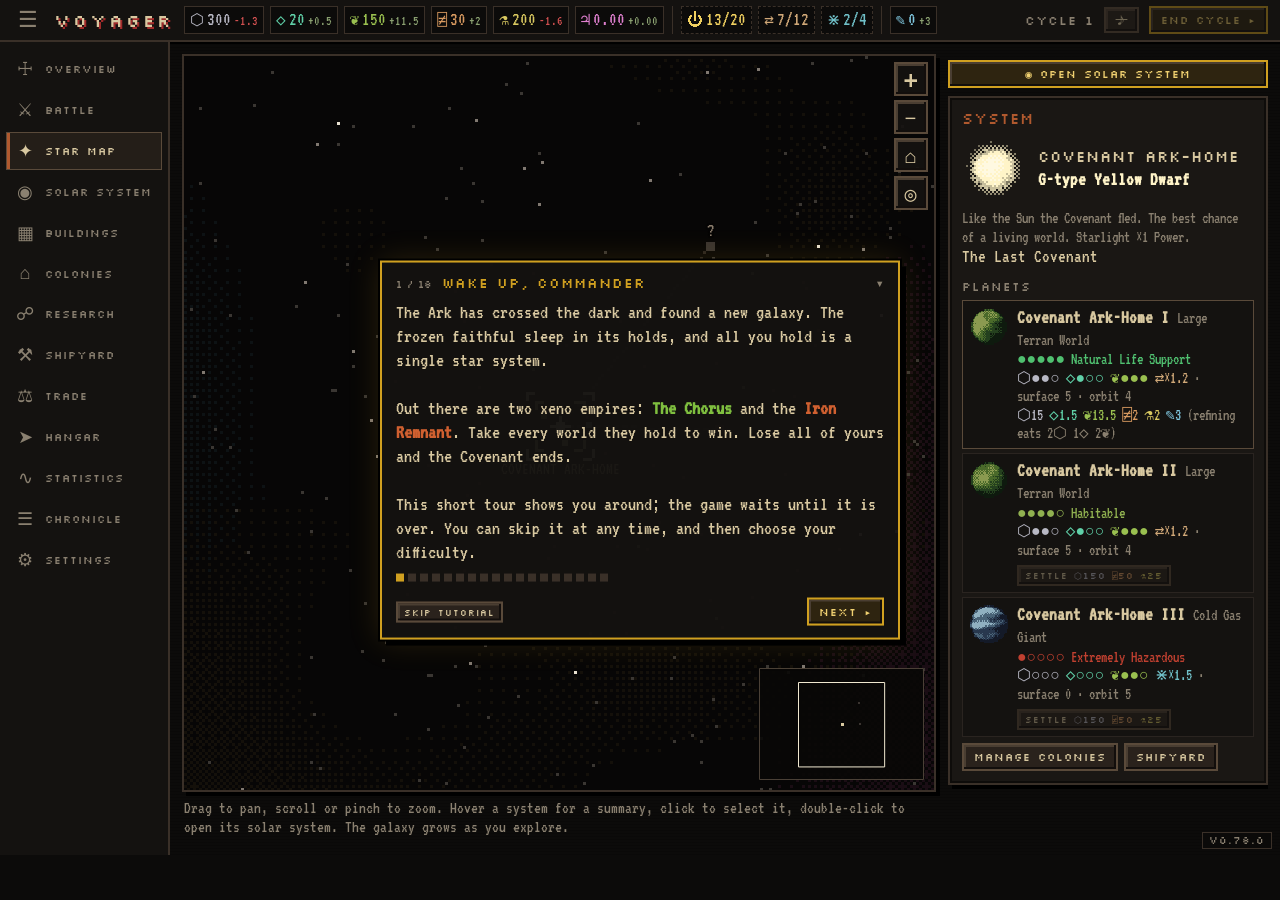
<file: index.html>
<!DOCTYPE html>
<html lang="en">
<head>
  <meta charset="utf-8">
  <meta name="viewport" content="width=device-width, initial-scale=1">
  <title>Voyager</title>
  <link rel="icon" href="data:,">
  <link rel="preconnect" href="https://fonts.googleapis.com">
  <link href="https://fonts.googleapis.com/css2?family=Silkscreen&family=VT323&display=swap" rel="stylesheet">
  <link rel="stylesheet" href="css/style.css">
</head>
<body>
  <header id="top">
    <button id="btn-menu" class="icon-btn" title="Toggle menu">☰</button>
    <div class="logo">VOYAGER</div>
    <div id="top-res"></div>
    <div class="spacer"></div>
    <div id="cycle">CYCLE 1</div>
    <button id="btn-music" class="btn icon" title="Music on/off">♪</button>
    <button id="btn-end" class="btn gold" title="Space / Enter">END CYCLE ▸</button>
  </header>
  <div id="body">
    <nav id="nav"></nav>
    <div id="center">
      <main id="main"></main>
    </div>
  </div>
  <div id="modal"></div>
  <div id="splash"></div>
  <div id="tip" role="tooltip"></div>
  <div id="version" title="Voyager build"></div>

  <script src="js/version.js"></script>
  <script src="js/data.js"></script>
  <script src="js/util.js"></script>
  <script src="js/planets.js"></script>
  <script src="js/state.js"></script>
  <script src="js/shipsprites.js"></script>
  <script src="js/faces.js"></script>
  <script src="js/officers.js"></script>
  <script src="js/sprites.js"></script>
  <script src="js/galaxy.js"></script>
  <script src="js/economy.js"></script>
  <script src="js/research.js"></script>
  <script src="js/ships.js"></script>
  <script src="js/missions.js"></script>
  <script src="js/explore.js"></script>
  <script src="js/trade.js"></script>
  <script src="js/battle.js"></script>
  <script src="js/ai.js"></script>
  <script src="js/tester.js"></script>
  <script src="js/tracks.js"></script>
  <script src="js/music.js"></script>
  <script src="js/voicelines.js"></script>
  <script src="js/voice.js"></script>
  <script src="js/sfx.js"></script>
  <script src="js/map.js"></script>
  <script src="js/sysmap.js"></script>
  <script src="js/ui.js"></script>
  <script src="js/tutorial.js"></script>
  <script src="js/ui-ships.js"></script>
  <script src="js/main.js"></script>
</body>
</html>
</file>
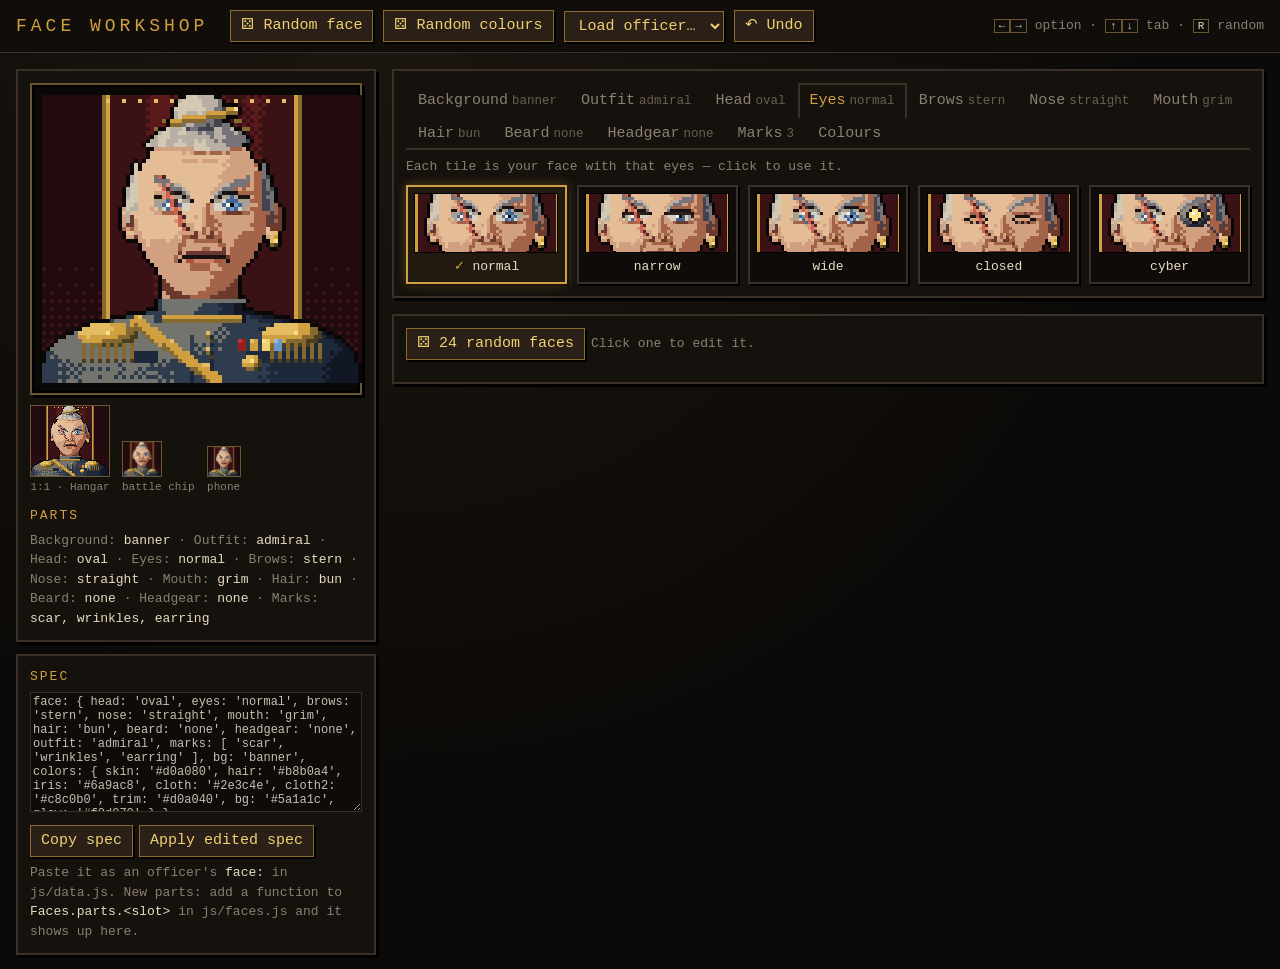
<file: tools/faces/index.html>
<!DOCTYPE html>
<html lang="en">
<head>
<meta charset="utf-8">
<meta name="viewport" content="width=device-width, initial-scale=1">
<title>Voyager · Face Workshop</title>
<style>
  :root { --gold: #d0a040; --bone: #e8dcc0; --edge: #3a3028; --edge-hi: #6a5630; --panel: #15110d; --muted: #8a8070; }
  * { box-sizing: border-box; }
  body { margin: 0; background: #0c0a08 radial-gradient(circle at 30% 0, #1c1610, #0c0a08 60%) fixed; color: #d8d0c0; font: 15px/1.35 ui-monospace, Menlo, Consolas, monospace; }
  header { display: flex; align-items: center; gap: 10px; flex-wrap: wrap; padding: 10px 16px; border-bottom: 1px solid var(--edge); background: #100d0a; position: sticky; top: 0; z-index: 5; }
  header h1 { font-size: 18px; letter-spacing: 4px; color: var(--gold); margin: 0 12px 0 0; font-weight: normal; }
  header .sp { flex: 1; }
  button, select { background: #2a2018; color: #f0d070; border: 1px solid #8a6a30; padding: 5px 10px; font: inherit; cursor: pointer; box-shadow: 2px 2px 0 #000; }
  button:hover, select:hover { background: #3a2c1e; }
  button:active { transform: translate(1px, 1px); box-shadow: 1px 1px 0 #000; }
  main { display: grid; grid-template-columns: 360px 1fr; gap: 16px; padding: 16px; max-width: 1280px; margin: 0 auto; }
  .panel { background: var(--panel); border: 2px solid var(--edge); box-shadow: 3px 3px 0 #000; padding: 12px; }
  h3 { font-size: 13px; color: var(--gold); letter-spacing: 2px; margin: 12px 0 6px; text-transform: uppercase; font-weight: normal; }
  .left { position: sticky; top: 64px; align-self: start; display: flex; flex-direction: column; gap: 12px; }
  .frame { padding: 10px; background: #0a0807; border: 2px solid var(--edge-hi); box-shadow: inset 0 0 0 2px #000, 3px 3px 0 #000; }
  #big { display: block; width: 320px; height: 288px; image-rendering: pixelated; }
  .sizes { display: flex; gap: 12px; align-items: flex-end; margin-top: 10px; }
  .sizes figure { margin: 0; text-align: center; color: var(--muted); font-size: 11px; }
  .sizes img { display: block; border: 1px solid var(--edge-hi); background: #000; margin-bottom: 3px; }
  .px { image-rendering: pixelated; }
  .summary { font-size: 13px; color: var(--muted); line-height: 1.5; }
  .summary b { color: var(--bone); font-weight: normal; }
  textarea { width: 100%; height: 120px; background: #0e0b09; color: #c8c0b0; border: 1px solid var(--edge); font: 12px ui-monospace, monospace; resize: vertical; }
  .row { display: flex; gap: 6px; flex-wrap: wrap; margin-top: 6px; }
  .tabs { display: flex; flex-wrap: wrap; gap: 0; border-bottom: 2px solid var(--edge); margin-bottom: 12px; }
  .tab { background: none; box-shadow: none; border: 2px solid transparent; border-bottom: 0; color: var(--muted); padding: 6px 10px; margin-bottom: -2px; }
  .tab:hover { color: var(--bone); background: #1c1712; }
  .tab.on { color: var(--gold); border-color: var(--edge); background: var(--panel); }
  .tab small { color: #6a6050; margin-left: 4px; }
  .hint { color: var(--muted); font-size: 13px; margin: -4px 0 10px; }
  .tiles { display: grid; grid-template-columns: repeat(auto-fill, minmax(150px, 1fr)); gap: 10px; }
  .tile { background: #0e0b09; border: 2px solid var(--edge); padding: 6px; cursor: pointer; text-align: center; box-shadow: 2px 2px 0 #000; color: var(--bone); font: inherit; display: flex; flex-direction: column; align-items: center; gap: 5px; }
  .tile:hover { border-color: var(--edge-hi); background: #17120e; }
  .tile.on { border-color: var(--gold); background: #211a10; box-shadow: 0 0 10px rgba(208, 160, 64, .35), 2px 2px 0 #000; }
  .tile .thumb { image-rendering: pixelated; background-repeat: no-repeat; border: 1px solid #000; }
  .tile span { font-size: 13px; }
  .tile.on span::before { content: '✓ '; color: var(--gold); }
  .colors { display: grid; grid-template-columns: repeat(auto-fill, minmax(260px, 1fr)); gap: 10px; }
  .color { background: #0e0b09; border: 2px solid var(--edge); padding: 8px; }
  .color header { all: unset; display: flex; align-items: center; gap: 8px; margin-bottom: 6px; }
  .color header b { color: var(--bone); font-weight: normal; flex: 1; }
  .color input[type=color] { width: 44px; height: 26px; padding: 0; border: 1px solid var(--edge-hi); background: none; cursor: pointer; }
  .tones { display: flex; gap: 0; }
  .tones i { width: 14px; height: 14px; display: inline-block; }
  .swatches { display: flex; flex-wrap: wrap; gap: 4px; }
  .sw { width: 22px; height: 22px; border: 1px solid #000; cursor: pointer; padding: 0; box-shadow: none; }
  .sw:hover { outline: 2px solid var(--gold); }
  .gallery { display: grid; grid-template-columns: repeat(auto-fill, minmax(120px, 1fr)); gap: 8px; }
  .gallery img { width: 100%; image-rendering: pixelated; cursor: pointer; border: 2px solid var(--edge); }
  .gallery img:hover { border-color: var(--gold); }
  kbd { border: 1px solid var(--edge-hi); padding: 0 4px; font-size: 11px; color: var(--bone); }
  @media (max-width: 860px) {
    main { grid-template-columns: 1fr; }
    .left { display: contents; }
    .left > .panel:first-child { order: 1; } .right { order: 2; } .left > .panel:last-child { order: 3; }
    header { position: static; } header .summary { display: none; }
    #big { width: 100%; height: auto; aspect-ratio: 80 / 72; }
    .tiles { grid-template-columns: repeat(auto-fill, minmax(110px, 1fr)); }
  }
</style>
</head>
<body>
<header>
  <h1>FACE WORKSHOP</h1>
  <button id="rnd" title="R">⚄ Random face</button>
  <button id="rndc" title="C">⚄ Random colours</button>
  <select id="officer"><option value="">Load officer…</option></select>
  <button id="undo" title="Ctrl+Z">↶ Undo</button>
  <span class="sp"></span>
  <span class="summary"><kbd>←</kbd><kbd>→</kbd> option · <kbd>↑</kbd><kbd>↓</kbd> tab · <kbd>R</kbd> random</span>
</header>
<main>
  <div class="left">
    <div class="panel">
      <div class="frame"><img id="big" alt="portrait"></div>
      <div class="sizes">
        <figure><img id="s1" class="px" width="80" height="72" alt="">1:1 · Hangar</figure>
        <figure><img id="s2" width="40" height="36" alt="">battle chip</figure>
        <figure><img id="s3" width="34" height="31" alt="">phone</figure>
      </div>
      <h3>Parts</h3>
      <div class="summary" id="summary"></div>
    </div>
    <div class="panel">
      <h3 style="margin-top:0">Spec</h3>
      <textarea id="spec" spellcheck="false"></textarea>
      <div class="row"><button id="copy">Copy spec</button><button id="apply">Apply edited spec</button></div>
      <div class="summary" style="margin-top:6px">Paste it as an officer's <b>face:</b> in js/data.js. New parts: add a function to <b>Faces.parts.&lt;slot&gt;</b> in js/faces.js and it shows up here.</div>
    </div>
  </div>
  <div class="right">
    <div class="panel">
      <div class="tabs" id="tabs"></div>
      <div class="hint" id="hint"></div>
      <div id="pane"></div>
    </div>
    <div class="panel" style="margin-top:16px">
      <div class="row" style="margin:0 0 10px"><button id="many">⚄ 24 random faces</button><span class="summary" style="align-self:center">Click one to edit it.</span></div>
      <div class="gallery" id="gallery"></div>
    </div>
  </div>
</main>
<script src="../../js/data.js"></script>
<script src="../../js/faces.js"></script>
<script>
const $ = (id) => document.getElementById(id);
const P = Faces.parts, W = Faces.W, H = Faces.H;
const COLORS = { skin: '#c89a78', hair: '#3a2a20', iris: '#5a7090', cloth: '#3a3a44', cloth2: '#8a8070', trim: '#c8a040', metal: '#5c5c66', glow: '#50e0f0', bg: '#2a2026' };
const COLOR_INFO = { skin: 'Skin', hair: 'Hair and brows', iris: 'Eyes', cloth: 'Clothing', cloth2: 'Shirt, bandages', trim: 'Trim, gold, jewellery', metal: 'Metal, armour, implants', glow: 'Glow: lights, tattoos, gems', bg: 'Background' };
const PRESETS = {
  skin: ['#f0d0b4', '#ecc8a8', '#e0b090', '#d0a080', '#c89a78', '#b08870', '#a87858', '#8a5a3c', '#6e4630', '#5e3c28', '#d8c0a8', '#b0a090', '#a0b0a0', '#9890b0'],
  hair: ['#1c1410', '#3a2a20', '#6a4024', '#a06030', '#c08040', '#d0b080', '#c0b8b0', '#e8e0d0', '#602020', '#2a3040', '#405030'],
  iris: ['#5a7090', '#6a9ac8', '#4a7a40', '#7a5030', '#3a3a3a', '#50e0f0', '#f0a0ff', '#e04030', '#d0b040'],
  cloth: ['#2e3c4e', '#3a3a44', '#26262e', '#3a2a2a', '#2a3a2a', '#4a2458', '#5a1a1c', '#4a4030', '#202830'],
  cloth2: ['#c8c0b0', '#d8d0b8', '#8a8070', '#6a6a74', '#a89878'],
  trim: ['#d0a040', '#b8b8c0', '#c07040', '#a03030', '#50a0c0'],
  metal: ['#5c5c66', '#3a3a44', '#7a6a50', '#4a5a6a', '#6a3a30'],
  glow: ['#50e0f0', '#f0d070', '#e890ff', '#60f080', '#ff5040', '#f0f0ff'],
  bg: ['#2a2026', '#5a1a1c', '#0c1018', '#24122c', '#1a2a1a', '#2a2418', '#101418', '#3a2a10'],
};
// What a tab's thumbnails zoom in on (art pixels: x, y, w, h), so small parts are easy to compare.
const TABS = [
  { slot: 'bg', name: 'Background', crop: null },
  { slot: 'outfit', name: 'Outfit', crop: [0, 36, 80, 36] },
  { slot: 'head', name: 'Head', crop: [10, 4, 60, 56] },
  { slot: 'eyes', name: 'Eyes', crop: [16, 20, 48, 20] },
  { slot: 'brows', name: 'Brows', crop: [16, 18, 48, 20] },
  { slot: 'nose', name: 'Nose', crop: [24, 26, 32, 22] },
  { slot: 'mouth', name: 'Mouth', crop: [24, 36, 32, 22] },
  { slot: 'hair', name: 'Hair', crop: [4, 0, 72, 60] },
  { slot: 'beard', name: 'Beard', crop: [14, 30, 52, 32] },
  { slot: 'headgear', name: 'Headgear', crop: [4, 0, 72, 60] },
  { slot: 'marks', name: 'Marks', crop: [8, 2, 64, 58], multi: true },
  { slot: 'colors', name: 'Colours' },
];
const HINTS = {
  marks: 'Marks stack: click to add or remove one. Each tile shows your face wearing that mark.',
  colors: 'Every colour makes four tones (deep, shadow, base, light). Click a swatch or pick your own.',
};
const pick = (a) => a[Math.floor(Math.random() * a.length)];
const clone = (o) => JSON.parse(JSON.stringify(o));
const hsl = (h, s, l) => { const c = (1 - Math.abs(2 * l - 1)) * s, x = c * (1 - Math.abs((h / 60) % 2 - 1)), m = l - c / 2;
  const [r, g, b] = h < 60 ? [c, x, 0] : h < 120 ? [x, c, 0] : h < 180 ? [0, c, x] : h < 240 ? [0, x, c] : h < 300 ? [x, 0, c] : [c, 0, x];
  return Faces.toHex([(r + m) * 255, (g + m) * 255, (b + m) * 255]); };

let spec = clone(DATA.officers.kroll.face), tab = 'eyes';
const history = [];
const set = (fn) => { history.push(clone(spec)); if (history.length > 60) history.shift(); fn(); draw(); };
const val = (slot) => spec[slot] || Object.keys(P[slot])[0];

// a tile showing the face (or a crop of it), scaled up in whole pixels
function thumb(url, crop, maxW) {
  const [x, y, w, h] = crop || [0, 0, W, H];
  const k = Math.max(1, Math.floor(maxW / w));
  return `<div class="thumb" style="width:${w * k}px;height:${h * k}px;background-image:url(${url});background-size:${W * k}px ${H * k}px;background-position:-${x * k}px -${y * k}px"></div>`;
}

function drawTabs() {
  $('tabs').innerHTML = TABS.map((t) => {
    const cur = t.slot === 'colors' ? '' : t.multi ? (spec.marks || []).length || '' : val(t.slot);
    return `<button class="tab ${t.slot === tab ? 'on' : ''}" data-tab="${t.slot}">${t.name}${cur !== '' ? `<small>${cur}</small>` : ''}</button>`;
  }).join('');
  $('tabs').querySelectorAll('[data-tab]').forEach((b) => b.onclick = () => { tab = b.dataset.tab; drawPane(); drawTabs(); });
}

function drawPane() {
  const t = TABS.find((x) => x.slot === tab);
  $('hint').textContent = HINTS[tab] || `Each tile is your face with that ${t.name.toLowerCase()} — click to use it.`;
  const tileW = window.innerWidth < 860 ? 100 : 150;
  if (tab === 'colors') {
    $('pane').innerHTML = `<div class="colors">${Object.keys(COLORS).map((k) => {
      const c = (spec.colors || {})[k] || COLORS[k];
      return `<div class="color"><header><b>${COLOR_INFO[k]}</b><span class="tones">${Faces.tones(c).map((t) => `<i style="background:${t}"></i>`).join('')}</span>
        <input type="color" data-color="${k}" value="${c}"></header>
        <div class="swatches">${(PRESETS[k] || []).map((s) => `<button class="sw" data-sw="${k}" data-v="${s}" style="background:${s}" title="${s}"></button>`).join('')}</div></div>`;
    }).join('')}</div><div class="row" style="margin-top:10px"><button id="rndc2">⚄ Random colours</button><button id="defc">Reset to defaults</button></div>`;
    $('pane').querySelectorAll('[data-color]').forEach((el) => { el.onchange = () => set(() => { spec.colors = Object.assign({}, spec.colors, { [el.dataset.color]: el.value }); }); });
    $('pane').querySelectorAll('[data-sw]').forEach((el) => { el.onclick = () => set(() => { spec.colors = Object.assign({}, spec.colors, { [el.dataset.sw]: el.dataset.v }); }); });
    $('rndc2').onclick = () => set(() => { spec.colors = randomColors(); });
    $('defc').onclick = () => set(() => { spec.colors = {}; });
    return;
  }
  const names = Object.keys(P[t.slot]);
  $('pane').innerHTML = `<div class="tiles">${names.map((n) => {
    let s = clone(spec), on;
    if (t.multi) { const has = (s.marks || []).includes(n); on = has; s.marks = has ? s.marks.filter((m) => m !== n) : [...(s.marks || []), n]; if (has) s = clone(spec); }
    else { on = val(t.slot) === n; s[t.slot] = n; }
    return `<button class="tile ${on ? 'on' : ''}" data-opt="${n}">${thumb(Faces.render(s), t.crop, tileW)}<span>${n}</span></button>`;
  }).join('')}</div>`;
  $('pane').querySelectorAll('[data-opt]').forEach((b) => b.onclick = () => choose(t, b.dataset.opt));
}

function choose(t, n) {
  set(() => {
    if (t.multi) { const m = spec.marks || []; spec.marks = m.includes(n) ? m.filter((x) => x !== n) : [...m, n]; }
    else spec[t.slot] = n;
  });
}

function draw() {
  const url = Faces.render(spec);
  for (const id of ['big', 's1', 's2', 's3']) $(id).src = url;
  $('summary').innerHTML = TABS.filter((t) => t.slot !== 'colors').map((t) => `${t.name}: <b>${t.multi ? (spec.marks || []).join(', ') || '—' : val(t.slot)}</b>`).join(' · ');
  $('spec').value = 'face: ' + JSON.stringify(spec, null, 1).replace(/\n\s*/g, ' ').replace(/"(\w+)":/g, '$1:').replace(/"/g, "'") + ',';
  drawTabs(); drawPane();
}

function randomColors() {
  const h = Math.random() * 360;
  return { skin: pick(PRESETS.skin), hair: pick(PRESETS.hair), iris: hsl(Math.random() * 360, 0.45, 0.5), cloth: hsl(h, 0.3, 0.2), cloth2: hsl(h, 0.15, 0.6),
    trim: pick(PRESETS.trim), metal: hsl(h, 0.08, 0.35), glow: hsl(Math.random() * 360, 0.85, 0.62), bg: hsl(Math.random() * 360, 0.35, 0.1) };
}
function randomSpec() {
  const r = (s) => pick(Object.keys(P[s]));
  return { head: r('head'), eyes: r('eyes'), brows: r('brows'), nose: r('nose'), mouth: r('mouth'), hair: r('hair'), beard: Math.random() < 0.6 ? 'none' : r('beard'),
    headgear: Math.random() < 0.5 ? 'none' : r('headgear'), outfit: r('outfit'), marks: Object.keys(P.marks).filter(() => Math.random() < 0.12), bg: r('bg'), colors: randomColors() };
}

$('officer').innerHTML += Object.keys(DATA.officers).map((k) => `<option value="${k}">${DATA.officers[k].name}</option>`).join('');
$('rnd').onclick = () => set(() => { spec = randomSpec(); });
$('rndc').onclick = () => set(() => { spec.colors = randomColors(); });
$('undo').onclick = () => { if (history.length) { spec = history.pop(); draw(); } };
$('officer').onchange = (e) => { if (e.target.value) set(() => { spec = clone(DATA.officers[e.target.value].face); }); e.target.value = ''; };
$('copy').onclick = () => { $('spec').select(); navigator.clipboard && navigator.clipboard.writeText($('spec').value); $('copy').textContent = 'Copied ✓'; setTimeout(() => { $('copy').textContent = 'Copy spec'; }, 1200); };
$('apply').onclick = () => {
  try { const s = Function('return ({' + $('spec').value.replace(/,\s*$/, '') + '}).face')(); set(() => { spec = s; }); } catch (e) { alert('Could not read that spec: ' + e.message); }
};
$('many').onclick = () => {
  const specs = Array.from({ length: 24 }, randomSpec);
  $('gallery').innerHTML = specs.map((s, i) => `<img src="${Faces.render(s)}" data-i="${i}" title="click to edit">`).join('');
  $('gallery').querySelectorAll('img').forEach((img) => img.onclick = () => { set(() => { spec = specs[+img.dataset.i]; }); window.scrollTo({ top: 0, behavior: 'smooth' }); });
};
// keyboard: ← → step through the current tab's options, ↑ ↓ change tab, R random, C colours, Ctrl+Z undo
document.addEventListener('keydown', (e) => {
  if (e.target.matches('textarea, input, select')) return;
  const ti = TABS.findIndex((t) => t.slot === tab), t = TABS[ti];
  if ((e.ctrlKey || e.metaKey) && e.key === 'z') { $('undo').click(); e.preventDefault(); return; }
  if (e.key === 'ArrowUp' || e.key === 'ArrowDown') { tab = TABS[(ti + (e.key === 'ArrowDown' ? 1 : TABS.length - 1)) % TABS.length].slot; drawTabs(); drawPane(); e.preventDefault(); return; }
  if ((e.key === 'ArrowLeft' || e.key === 'ArrowRight') && !t.multi && t.slot !== 'colors') {
    const names = Object.keys(P[t.slot]), i = names.indexOf(val(t.slot));
    choose(t, names[(i + (e.key === 'ArrowRight' ? 1 : names.length - 1)) % names.length]); e.preventDefault(); return;
  }
  if (e.key === 'r' || e.key === 'R') $('rnd').click();
  if (e.key === 'c' || e.key === 'C') $('rndc').click();
});
let rs; window.addEventListener('resize', () => { clearTimeout(rs); rs = setTimeout(drawPane, 150); });
draw();
</script>
</body>
</html>
</file>
<file: css/style.css>
/* Voyager — grimdark pixel UI. Muted rust, bone and soot, with sharp accents for danger and rarity. */
:root {
  --soot: #0c0b0a;
  --coal: #141210;
  --panel: #1a1714;
  --edge: #3a3028;
  --edge-hi: #5a4a3a;
  --bone: #d8c8a0;
  --ash: #8a8070;
  --rust: #b0592e;
  --gold: #d0a020;
  --blood: #a02a2a;
  --toxic: #7fbf3f;
  --void: #a35ad9;
  --font-head: 'Silkscreen', 'Courier New', monospace;
  --font-body: 'VT323', 'Courier New', monospace;
}
* { box-sizing: border-box; }
/* Layout rule: the whole game uses at most 95 % of the screen height. */
html { height: 100%; background: var(--soot); }
body { height: 95vh; height: 95dvh; }
html, body { margin: 0; background: var(--soot); color: var(--bone); font-family: var(--font-body); font-size: 19px; line-height: 1.15; }
body { display: flex; flex-direction: column; overflow: hidden;
  background-image: repeating-linear-gradient(0deg, rgba(0,0,0,.18) 0 1px, transparent 1px 3px); }
img.px, canvas { image-rendering: pixelated; image-rendering: crisp-edges; }
h2, h3, h4, .logo, .btn, #cycle, .nav-btn em, .card-kind, .tag { font-family: var(--font-head); font-weight: normal; letter-spacing: 1px; }
h2 { font-size: 15px; margin: 0 0 10px; color: var(--rust); text-transform: uppercase; }
h3 { font-size: 15px; margin: 0 0 4px; }
h4 { font-size: 12px; margin: 12px 0 6px; color: var(--ash); text-transform: uppercase; }
small, .small { font-size: 16px; }
.muted { color: var(--ash); }
.bad { color: #d05050; }
.flavor { color: #b8a888; font-style: italic; }

/* top bar */
#top { display: flex; align-items: center; gap: 10px; padding: 6px 12px; background: var(--coal);
  border-bottom: 2px solid var(--edge); box-shadow: 0 2px 0 #000; flex-wrap: nowrap; }
.logo { font-size: 18px; color: var(--bone); text-shadow: 2px 2px 0 var(--blood); letter-spacing: 3px; }
#top-res { display: flex; gap: 6px; flex-wrap: wrap; flex: 1 1 0; min-width: 0; }
#top .spacer { display: none; }
#top > .btn, #cycle, .logo, #btn-menu { flex-shrink: 0; }
.res { display: flex; align-items: baseline; gap: 3px; padding: 2px 5px; background: var(--soot); border: 1px solid var(--edge); }
.res .ico { font-size: 16px; }
.res b { font-size: 19px; font-weight: normal; }
.res small { color: #8aa070; font-size: 14px; }
.res small.neg { color: #d05050; }
.res-metal { color: #b8b8c4; } .res-rare { color: #60d0a8; } .res-organics { color: #9ac050; } .res-electronics { color: #d89a60; } .res-chemicals { color: #d8c860; }
.res-research { color: #80c8e0; } .res-crypto { color: #e080d0; }
.res-power { color: #f0d060; } .res-infra { color: #d0a878; } .res-compute { color: #70c0c8; }
.res.cap { border-style: dashed; }
.res-sep { width: 1px; align-self: stretch; background: var(--edge); margin: 0 2px; }
.bar.cap-power i { background: repeating-linear-gradient(90deg, #c0a840 0 6px, #907c2c 6px 8px); }
.bar.cap-infra i { background: repeating-linear-gradient(90deg, #b08a58 0 6px, #86683e 6px 8px); }
.bar.cap-compute i { background: repeating-linear-gradient(90deg, #4a9aa0 0 6px, #3a7a80 6px 8px); }
.bar.over i { background: repeating-linear-gradient(90deg, #c04040 0 6px, #902828 6px 8px) !important; }
.res.over { border-color: var(--blood); background: #2a1010; }
.bar.infra i { background: repeating-linear-gradient(90deg, #b8a050 0 6px, #8a7838 6px 8px); }
.bar.infra.over i { background: repeating-linear-gradient(90deg, #c04040 0 6px, #902828 6px 8px); }
.spacer { flex: 1; }
#cycle { font-size: 13px; color: var(--ash); }
#cycle.tester { color: #e05050; }

/* buttons */
.btn { background: #2a221c; color: var(--bone); border: 2px solid var(--edge-hi); padding: 5px 10px; font-size: 11px;
  cursor: pointer; box-shadow: inset -2px -2px 0 #120e0c, inset 2px 2px 0 #4a3e32; text-transform: uppercase; }
.btn:hover:not([disabled]) { background: #3a2e24; color: #fff; }
.btn:active:not([disabled]) { box-shadow: inset 2px 2px 0 #120e0c; }
.btn[disabled] { opacity: .4; cursor: not-allowed; }
.btn.gold { border-color: var(--gold); color: #f0d070; background: #2e2410; }
.btn.danger { border-color: var(--blood); color: #f08080; background: #2a1010; }
.btn.on { border-color: var(--bone); background: #4a3a28; }
.btn.small { font-size: 9px; padding: 3px 6px; }
.btn small { font-family: var(--font-body); font-size: 15px; text-transform: none; display: block; color: var(--ash); }
.icon-btn { background: none; border: none; color: var(--ash); font-size: 22px; cursor: pointer; }
.btnrow { display: flex; flex-wrap: wrap; gap: 6px; margin-top: 6px; }
.btnrow.col { flex-direction: column; }
.btnrow.big .btn { font-size: 13px; padding: 10px 16px; }

/* layout */
#body { flex: 1; display: flex; min-height: 0; }
#nav { width: 170px; background: var(--coal); border-right: 2px solid var(--edge); padding: 8px 6px; display: flex; flex-direction: column; gap: 3px; transition: width .15s; overflow: hidden; }
.nav-collapsed #nav { width: 48px; }
.nav-collapsed .nav-btn em { display: none; }
.nav-btn { display: flex; gap: 10px; align-items: center; background: none; border: 1px solid transparent; color: var(--ash); padding: 7px 8px; cursor: pointer; text-align: left; white-space: nowrap; }
.nav-btn span { width: 20px; text-align: center; font-size: 18px; }
.nav-btn em { font-style: normal; font-size: 11px; text-transform: uppercase; }
.nav-btn:hover { color: var(--bone); background: #1e1a16; }
.nav-btn.active { color: var(--bone); border-color: var(--edge-hi); background: #241e18; box-shadow: inset 3px 0 0 var(--rust); }
#center { flex: 1; display: flex; flex-direction: column; min-width: 0; }
#main { flex: 1; overflow: auto; padding: 12px; }
.log { padding: 1px 0; color: #a89a80; }
.log i { font-style: normal; color: #5a5048; margin-right: 6px; }
.log.good { color: #9ac070; } .log.bad { color: #e06060; } .log.story { color: #c8b890; font-style: italic; } .log.mythic { color: var(--gold); }

/* panels */
.panel { background: var(--panel); border: 2px solid var(--edge); box-shadow: inset 0 0 0 2px #0e0c0a, 4px 4px 0 #000; padding: 12px; margin-bottom: 12px; }
.grid2 { display: grid; grid-template-columns: repeat(auto-fit, minmax(min(340px, 100%), 1fr)); gap: 12px; }
.grid2 .panel { margin: 0; }
.stats { display: grid; grid-template-columns: repeat(auto-fill, minmax(120px, 1fr)); gap: 8px; }
.stats div { background: var(--soot); border: 1px solid var(--edge); padding: 6px 8px; }
.stats small { display: block; color: var(--ash); font-size: 15px; }
.stats b { font-size: 24px; font-weight: normal; }
.kv { display: flex; justify-content: space-between; gap: 10px; padding: 3px 0; border-bottom: 1px dashed #2a2420; }
.kv b { font-weight: normal; }
.row { display: flex; gap: 8px; align-items: center; padding: 4px 0; }
.dot { width: 10px; height: 10px; display: inline-block; }
.report { border-left: 3px solid var(--edge-hi); padding: 4px 8px; margin-bottom: 6px; background: var(--soot); }
.report.good { border-color: #6a9040; } .report.bad { border-color: var(--blood); }
.bar { height: 14px; background: var(--soot); border: 1px solid var(--edge); margin: 6px 0; }
.bar i { display: block; height: 100%; background: repeating-linear-gradient(90deg, #4a9aa0 0 6px, #3a7a80 6px 8px); }
.lvl { color: var(--gold); font-size: 16px; }
.right { text-align: right; white-space: nowrap; }

/* map */
.mapbox { position: relative; }
/* Star Map and Solar System: fill the screen height, the system panel beside the map */
.fitscreen { display: flex; gap: 12px; height: 100%; min-height: 0; }
.fitscreen .mapcol { flex: 1; min-width: 0; display: flex; flex-direction: column; min-height: 0; }
.fitscreen .mapbox, .fitscreen .sysbox { flex: 1; min-height: 0; position: relative; }
.fitscreen .side { height: 100%; overflow: auto; }
.side-top { margin-bottom: 8px; }
.side-top .btn { width: 100%; }
#mapcanvas, #syscanvas { display: block; width: 100%; height: 100%; border: 2px solid var(--edge); box-shadow: 4px 4px 0 #000; cursor: crosshair; background: #070606; box-sizing: border-box; }
#mapcanvas { cursor: grab; image-rendering: pixelated; }
#syscanvas { object-fit: contain; }
.sysmap-title { display: flex; align-items: center; gap: 12px; margin: 0 0 6px; }
.sysmap-title h3 { margin: 0; }
.sysmap-title .btn { margin-left: auto; }
.mapctl { position: absolute; top: 8px; right: 8px; z-index: 3; display: flex; flex-direction: column; gap: 4px; }
.mapctl button { width: 34px; height: 34px; padding: 0; font-size: 20px; line-height: 1; background: rgba(20, 18, 16, .9); }
.maphover { position: absolute; z-index: 4; display: none; pointer-events: none; min-width: 200px; max-width: 320px; background: rgba(20, 18, 16, .96); border: 2px solid var(--edge-hi); box-shadow: 4px 4px 0 #000; padding: 8px 10px; }
.maphover.show { display: block; }
.maphover h4 { margin: 0; }
.maphover .sys-head { margin-bottom: 4px; gap: 8px; }
.hp-row { display: flex; align-items: center; gap: 6px; font-size: 16px; line-height: 1.1; }
.hp-row .hab-pips { margin-left: auto; font-size: 11px; letter-spacing: -1px; }
.maphint { color: var(--ash); padding: 6px 2px; font-size: 17px; }
.side { width: 320px; flex-shrink: 0; overflow: auto; }
.sys-head { display: flex; gap: 12px; align-items: center; margin-bottom: 8px; }
.fleet { border: 1px solid var(--edge); border-left-width: 3px; padding: 6px 8px; margin-bottom: 6px; background: var(--soot); }
.ships { display: flex; flex-wrap: wrap; gap: 8px; margin: 4px 0; }
.ship { display: inline-flex; align-items: center; gap: 2px; }

/* lists */
.bld, .tech { display: flex; justify-content: space-between; align-items: center; gap: 10px; padding: 8px; border: 1px solid #2a2420; margin-bottom: 6px; background: #141210; }
.bld.locked { opacity: .55; }
.tech.cur { border-color: #4a9aa0; box-shadow: inset 3px 0 0 #4a9aa0; }
.tech.done { opacity: .45; }
.shiprow { display: flex; gap: 10px; align-items: center; }
.colony .sys-head { border-bottom: 1px dashed var(--edge); padding-bottom: 8px; }

/* empire-wide building list */
.brow { border: 1px solid #2a2420; background: #141210; padding: 4px 6px; margin-bottom: 3px; }
.brow.open { border-color: var(--edge-hi); box-shadow: inset 3px 0 0 var(--rust); }
.bhead { display: flex; align-items: center; gap: 8px; cursor: pointer; }
.grow { flex: 1 1 auto; min-width: 0; }
.bsub { white-space: nowrap; overflow: hidden; text-overflow: ellipsis; line-height: 1.1; }
.bauto { flex-shrink: 0; white-space: nowrap; width: 128px; min-height: 40px; box-sizing: border-box; text-align: center; display: inline-flex; flex-direction: column; align-items: center; justify-content: center; gap: 0; padding-left: 4px; padding-right: 4px; }
.bauto small { display: block; white-space: nowrap; }
.bicon { flex-shrink: 0; display: inline-block; vertical-align: middle; background: #3a3229; border: 1px solid #4a4036; }
.bsum-item { display: flex; align-items: center; gap: 6px; }
.chips { display: flex; flex-wrap: wrap; gap: 3px; margin-top: 3px; }
.bchip { display: inline-flex; align-items: center; gap: 2px; background: var(--soot); border: 1px solid #2a2420; padding: 1px 4px 1px 1px; }
.bchip .bicon { border: 0; }
.bhead .bicon { width: 30px; height: 30px; }
.bchip b { color: var(--gold); font-size: 15px; }
.crow { border: 1px solid #2a2420; background: #141210; padding: 4px 6px; margin-bottom: 3px; }
.crow.open { border-color: var(--edge-hi); box-shadow: inset 3px 0 0 var(--rust); }
.crow.unsettled { opacity: .75; border-style: dashed; }
.chead { display: flex; align-items: center; gap: 8px; }
.chead[data-act] { cursor: pointer; }
.chead[data-act]:hover b { color: #fff; }
.cdetail { margin-top: 6px; border-top: 1px dashed var(--edge); padding-top: 6px; }
.csys .star-line { flex-wrap: wrap; }
.csys .star-line h3 { margin: 0; }
.bhead:hover b { color: #fff; }
.bdetail { margin-top: 8px; border-top: 1px dashed var(--edge); padding-top: 4px; }
.bdetail .kv { align-items: center; flex-wrap: wrap; }
.bdetail .spot.best { background: rgba(208, 160, 32, .06); }
.bsum { display: flex; flex-wrap: wrap; gap: 6px; }
.bsum-item { background: var(--soot); border: 1px solid var(--edge); color: var(--bone); padding: 5px 8px; cursor: pointer; text-align: left; font-family: var(--font-body); font-size: 17px; }
.bsum-txt > span { display: block; color: var(--ash); font-size: 15px; }
.bsum-item:hover { border-color: var(--edge-hi); background: #1e1a16; }

/* planets */
.star-line { display: flex; align-items: center; gap: 8px; margin: 4px 0 2px; }
.star-dot { width: 10px; height: 10px; display: inline-block; }
.planet-frame { display: inline-flex; align-items: center; justify-content: center; flex-shrink: 0; }
.planet-row { display: flex; gap: 8px; align-items: flex-start; padding: 6px; border: 1px solid #2a2420; margin-bottom: 4px; background: #141210; }
.planet-row.settled { border-color: var(--edge-hi); }
.planet-row.sel { border-color: var(--bone); box-shadow: inset 3px 0 0 var(--bone); }
.planet-panel.unsettled { opacity: .75; }
.layers { display: grid; grid-template-columns: repeat(auto-fit, minmax(min(340px, 100%), 1fr)); gap: 12px; margin-top: 10px; }
.layer { background: var(--soot); border: 1px solid var(--edge); padding: 8px; }
.layer h4 { margin-top: 0; display: flex; justify-content: space-between; }
.bld.new { opacity: .85; border-style: dashed; }
details summary { cursor: pointer; color: var(--ash); font-family: var(--font-head); font-size: 10px; text-transform: uppercase; padding: 6px 0; }
details summary:hover { color: var(--bone); }

/* gacha cards */
.tag { font-size: 8px; background: #2a221c; padding: 2px 4px; border: 1px solid var(--edge-hi); }

/* music */
.btn.icon { font-family: var(--font-body); font-size: 18px; padding: 1px 10px; text-transform: none; }
.btn.icon.off { opacity: .45; text-decoration: line-through; }
.slider { accent-color: var(--rust); width: 140px; vertical-align: middle; }
.tracks { margin: 6px 0 12px; }
.track { display: flex; justify-content: space-between; align-items: center; gap: 10px; padding: 6px 8px; border: 1px solid #2a2420; background: #141210; margin-bottom: 4px; }
.voice-files { margin: -4px 0 10px; } .voice-files .good { color: #9ac070; }
.track.now { border-color: var(--edge-hi); box-shadow: inset 3px 0 0 var(--rust); }

/* ship AI transmissions */
#comms { position: fixed; left: 50%; bottom: calc(5vh + 140px); transform: translateX(-50%); z-index: 20; max-width: min(640px, 90vw);
  background: rgba(10, 14, 16, .92); border: 1px solid #3a6a70; box-shadow: 0 0 0 1px #000, 0 0 18px rgba(90, 200, 210, .25), 4px 4px 0 #000;
  padding: 8px 14px; color: #a8e8f0; font-size: 22px; letter-spacing: 1px; pointer-events: none;
  opacity: 0; transition: opacity .6s; text-shadow: 1px 0 rgba(255, 60, 60, .55), -1px 0 rgba(60, 200, 255, .55);
  background-image: repeating-linear-gradient(0deg, rgba(120, 220, 230, .05) 0 1px, transparent 1px 3px); }
#comms.show { opacity: 1; animation: comms-flicker 2.2s steps(1) infinite; }
#comms.jolt { transform: translateX(calc(-50% + 3px)) skewX(-4deg); }
#comms .comms-src { display: block; font-family: var(--font-head); font-size: 9px; letter-spacing: 2px; color: #5aa0a8; margin-bottom: 2px; }
/* danger: combat alerts in red */
#comms.danger { border-color: #8a2a2a; color: #ffb0a0; box-shadow: 0 0 0 1px #000, 0 0 22px rgba(230, 60, 50, .45), 4px 4px 0 #000;
  background: rgba(22, 8, 8, .94); background-image: repeating-linear-gradient(0deg, rgba(255, 80, 60, .07) 0 1px, transparent 1px 3px);
  text-shadow: 1px 0 rgba(255, 40, 40, .7), -1px 0 rgba(255, 160, 60, .45); }
#comms.danger .comms-src { color: #e05a4a; }
#comms.danger.show { animation: comms-flicker 2.2s steps(1) infinite, comms-alarm 1s steps(2) infinite; }
@keyframes comms-alarm { 50% { border-color: #e04040; } }
@keyframes comms-flicker { 0%, 100% { opacity: 1; } 47% { opacity: .82; } 48% { opacity: 1; } 83% { opacity: .9; } }
@media (prefers-reduced-motion: reduce) { #comms.show { animation: none; } }

/* fleet colour pickers */
.colors { display: flex; flex-wrap: wrap; gap: 8px; align-items: center; }
.colorpick { display: flex; align-items: center; gap: 4px; font-size: 16px; color: var(--ash); cursor: pointer; }
.colorpick input { width: 34px; height: 24px; border: 1px solid var(--edge-hi); background: none; padding: 0; cursor: pointer; }
.color-preview { display: flex; gap: 14px; align-items: flex-end; margin: 8px 0 12px; }

/* version tag, bottom right */
#version { position: fixed; right: 8px; bottom: calc(5vh + 6px); z-index: 5; font-family: var(--font-head); font-size: 10px; letter-spacing: 1px; color: #8a8070; background: rgba(12, 11, 10, .85); border: 1px solid var(--edge); padding: 2px 6px; pointer-events: none; }

/* modal */
#modal { position: fixed; inset: 0; background: rgba(0,0,0,.75); display: none; align-items: center; justify-content: center; z-index: 10; }
#modal.show { display: flex; }
.modal-box { background: var(--panel); border: 2px solid var(--edge-hi); box-shadow: inset 0 0 0 2px #0e0c0a, 6px 6px 0 #000; padding: 18px; width: min(480px, 92vw); max-height: 90vh; overflow: auto; text-align: center; }
.modal-box .btnrow { justify-content: center; }
.modal-box .kv { text-align: left; }
.event-img { display: block; margin: 10px auto; border: 2px solid var(--edge); }
textarea { width: 100%; height: 70px; background: var(--soot); color: var(--bone); border: 1px solid var(--edge); font-family: var(--font-body); font-size: 15px; margin-top: 8px; }


/* ---------- ship cards ---------- */
.cardrow { display: flex; gap: 8px; overflow-x: auto; padding: 4px 2px 6px; }
.cardrow.wrap { flex-wrap: wrap; overflow: visible; }
.scard { --rc: #9a9080; flex: 0 0 150px; width: 150px; background: linear-gradient(#1c1915, #100e0c); border: 2px solid var(--rc); box-shadow: 0 0 0 2px #000, 3px 3px 0 #000; padding: 5px 6px 6px; display: flex; flex-direction: column; gap: 2px; position: relative; cursor: default; }
.scard[data-act] { cursor: pointer; }
.scard[data-act]:hover { filter: brightness(1.15); }
.scard.small { flex-basis: 118px; width: 118px; }
.scard.big { width: 100%; max-width: 220px; flex-basis: auto; }
.scard.sel { outline: 2px solid var(--bone); outline-offset: 2px; }
.scard.busy { opacity: .6; }
.scard.empty { border: 2px dashed var(--edge); background: transparent; box-shadow: none; align-items: center; justify-content: center; color: var(--ash); min-height: 120px; font-size: 16px; }
.scard.empty[data-act] { border-color: var(--edge-hi); color: var(--bone); }
.scard.empty[data-act]:hover { background: #1e1a16; }
.sc-top { display: flex; justify-content: space-between; align-items: center; }
.sc-size { font-family: var(--font-head); font-size: 10px; background: #2a2420; border: 1px solid var(--edge-hi); padding: 0 4px; color: var(--bone); }
.sc-rar { font-family: var(--font-head); font-size: 8px; color: var(--rc); text-transform: uppercase; letter-spacing: 1px; }
.sc-img { height: 108px; display: flex; align-items: center; justify-content: center; }
.sc-img img { max-width: 100%; max-height: 100%; }
.scard.small .sc-img { height: 64px; }
.scard.big .sc-img { height: 124px; }
.tile-ships img { height: 44px; width: auto; }
.sc-name { font-size: 18px; font-weight: normal; white-space: nowrap; overflow: hidden; text-overflow: ellipsis; line-height: 1; }
.sc-type { color: var(--ash); font-size: 14px; line-height: 1; }
.sbar { position: relative; height: 10px; background: #0a0908; border: 1px solid #2a2420; }
.sbar i { display: block; height: 100%; }
.sbar.sh i { background: repeating-linear-gradient(90deg, #4a9ad0 0 4px, #3a7ab0 4px 5px); }
.sbar.hu i { background: repeating-linear-gradient(90deg, #c07038 0 4px, #a05828 4px 5px); }
.sbar span { position: absolute; right: 2px; top: -4px; font-size: 13px; color: #fff; text-shadow: 1px 1px 0 #000; }
.sc-stats { display: flex; flex-wrap: wrap; gap: 0 6px; font-size: 13px; color: var(--ash); }
.sc-weps { display: flex; flex-direction: column; gap: 2px; }
.sc-stats .q { margin-left: auto; color: var(--bone); }
.sc-stats .q.hi { color: #9ac070; } .sc-stats .q.lo { color: #c07060; }
.wchip { --wc: #aaa; --rc: #9a9080; display: inline-flex; align-items: center; gap: 3px; font-size: 14px; line-height: 1.1; padding: 1px 4px; background: #0e0c0b; border: 1px solid #2a2420; border-left: 3px solid var(--rc); white-space: nowrap; }
.wchip i { font-style: normal; color: var(--wc); }
.wchip em { font-style: normal; overflow: hidden; text-overflow: ellipsis; white-space: nowrap; min-width: 0; }
.scard .wchip { width: 100%; font-size: 13px; }
.wchip b { color: var(--bone); margin-left: auto; padding-left: 4px; }
.wchip small { font-size: 12px; color: var(--ash); }
.wchip.empty { color: #5a5048; border-left-color: #2a2420; }
.bweps { display: flex; flex-wrap: wrap; gap: 4px; justify-content: flex-end; }
.r-strong { box-shadow: 0 0 0 2px #000, 0 0 8px #4a9ad055, 3px 3px 0 #000; }
.r-epic { box-shadow: 0 0 0 2px #000, 0 0 10px #a060d077, 3px 3px 0 #000; }
.r-legendary { box-shadow: 0 0 0 2px #000, 0 0 14px #d0a020aa, 3px 3px 0 #000; }
.r-omega { box-shadow: 0 0 0 2px #000, 0 0 18px #e04040; animation: omega 1.2s steps(3) infinite; }
@keyframes omega { 50% { box-shadow: 0 0 0 2px #000, 0 0 26px #ff6060, 0 0 4px #fff inset; } }
/* in battle the pulsing glow would compete with the active-ship outline: a steady glow instead */
.board .scard.r-omega { animation: none; }

/* shipyard */
.buildtiles { display: grid; grid-template-columns: repeat(auto-fit, minmax(min(240px, 100%), 1fr)); gap: 10px; margin: 8px 0; }
.buildtile { background: var(--soot); border: 1px solid var(--edge); padding: 10px; display: flex; flex-direction: column; gap: 6px; }
.buildtile.locked { opacity: .55; }
.buildtile h3 { margin: 0; display: flex; justify-content: space-between; }
.tile-ships { display: flex; gap: 10px; flex-wrap: wrap; font-size: 15px; color: var(--ash); }
.tile-ships span { display: flex; flex-direction: column; align-items: center; gap: 2px; }
.reveal { display: flex; gap: 14px; align-items: flex-start; padding: 10px; border: 1px solid var(--edge-hi); background: #120f0c; animation: reveal .45s steps(5); flex-wrap: wrap; }
.reveal.r-legendary, .reveal.r-omega, .reveal.r-epic { background: radial-gradient(circle at 20% 40%, #2a1f10, #120f0c 70%); }
@keyframes reveal { from { transform: scale(.6); opacity: 0; } to { transform: none; opacity: 1; } }
.forged { margin-top: 8px; }

/* fleets */
.fleetscreen { display: grid; grid-template-columns: 1fr 330px; gap: 12px; align-items: start; }
.fleetscreen .side { width: auto; position: sticky; top: 0; }
.lanewrap { display: flex; flex-direction: column; gap: 2px; flex: 0 0 auto; }
.lanelbl { font-family: var(--font-head); font-size: 8px; color: var(--ash); letter-spacing: 1px; text-align: center; }
.fleetrow { border-top: 1px dashed var(--edge); padding: 8px 0 4px; }
.fleethead { display: flex; gap: 10px; align-items: center; flex-wrap: wrap; }
.icon-btn.small { font-size: 15px; padding: 0 2px; }
.wslot { border: 1px solid #2a2420; padding: 4px; margin-bottom: 4px; }
.wslot .kv { align-items: center; }
.nav-btn.alert { color: #ff7060; animation: alert 1s steps(2) infinite; }
@keyframes alert { 50% { background: #3a1210; } }

/* battle board */
.board { display: flex; flex-direction: column; gap: 8px; position: relative; }
/* battle: the board fills the height (95 % rule); log and rules sit in the column beside it */
.battlescreen .board { flex: 1; min-width: 0; min-height: 0; }
.battlescreen .bside { flex: 1 1 0; min-height: 0; align-content: center; }
.battlescreen .bside-col { display: flex; flex-direction: column; gap: 6px; width: 300px; }
.battlescreen .bside-col h4 { margin: 0; }
.battlescreen .blog { flex: 1; min-height: 80px; max-height: none; }
.battlescreen details p { margin: 6px 0 0; }
@media (max-height: 1000px) { .board .sc-img { height: 72px; } }
@media (max-height: 860px) { .board .sc-img { height: 52px; } .board .sc-type, .board .sc-weps { display: none; } .board .bgap { height: 12px; } .board { gap: 5px; } }
@media (max-height: 640px) { .board .sc-img { height: 36px; } .board .sc-stats { display: none; } }
.barrow { position: absolute; left: 0; top: 0; pointer-events: none; z-index: 3; overflow: visible; }
.arrow-bob { animation: arrowbob 1.1s ease-in-out infinite; }
.arrow-flow { animation: arrowflow .6s linear infinite; }
@keyframes arrowbob { 50% { transform: translateY(-4px); } }
@keyframes arrowflow { to { stroke-dashoffset: -17; } }
.bpower { display: flex; justify-content: space-between; align-items: baseline; padding: 0 4px; border-left: 3px solid var(--fc); color: var(--fc); }
.bpower span { color: var(--ash); font-size: 16px; } .bpower span b { color: var(--bone); font-size: 20px; }
.pbar { height: 8px; background: #6a2a24; border: 1px solid var(--edge); margin: 2px 0; }
.bgap { height: 22px; flex: none; }
.pbar i { display: block; height: 100%; background: #c8b890; transition: width .4s; }
.swapnav { display: flex; justify-content: center; align-items: center; gap: 6px; margin-top: 3px; font-size: 13px; color: var(--ash); }
.swapnav .btn { padding: 1px 7px; }
.scard.swap-dest, .lane-empty.swap-dest { outline: 2px dashed var(--gold); outline-offset: 2px; }
.lane-empty.swap-dest { display: flex; align-items: center; justify-content: center; color: var(--gold); opacity: 1; }
.dragover { outline: 2px solid var(--gold) !important; background: #2a2410 !important; }
.scard[data-drag] { cursor: grab; }
.border { position: relative; z-index: 4; display: flex; gap: 4px; flex-wrap: wrap; align-items: center; justify-content: center; padding: 6px 8px;
  background: rgba(14, 12, 10, .96); border-top: 2px solid var(--edge-hi); margin: 0; }
.ord-lbl { font-family: var(--font-head); font-size: 9px; color: var(--ash); letter-spacing: 1px; margin-right: 6px; }
.ord small { font-size: 12px; opacity: .7; }
.ord.done { opacity: .45; }
.bhead2 { display: flex; align-items: center; gap: 12px; flex-wrap: wrap; }
.bhead2 h3 { margin: 0; }
.bhead2 .btnrow { margin: 0 0 0 auto; }
.bside { --lanes: 5; display: grid; grid-template-columns: repeat(var(--lanes), minmax(0, 150px)); gap: 10px; justify-content: center; min-height: 150px; padding: 8px; background: #0e0c0a; border: 1px solid var(--edge); }
.bside .scard { width: auto; flex-basis: auto; }
.lane-empty { border: 1px dashed #2a2420; opacity: .5; min-height: 120px; }
.bside.enemy { background: linear-gradient(#1a0c0c, #0e0c0a); }
.bside.player { background: linear-gradient(#0e0c0a, #0c1214); }
.scard.dead { opacity: .5; filter: grayscale(1) brightness(.7); }
.wreck-stamp { position: absolute; left: 50%; top: 32%; transform: translate(-50%, -50%) rotate(-12deg); font-family: var(--font-head); font-size: 11px; letter-spacing: 1px;
  color: #e06060; border: 2px solid #a03030; padding: 2px 6px; background: rgba(0, 0, 0, .7); white-space: nowrap; pointer-events: none; }
/* moving in battle: ships that would make room slide aside (independent of the acting lift) */
.bside .scard { translate: var(--shift, 0) 0; transition: translate .18s ease-out; }
.scard.acting { outline: 2px solid #f0e0a0; outline-offset: 3px; transform: translateY(-3px); }
.bside.enemy .scard.acting { transform: translateY(3px); }
.scard.target { outline: 2px dashed #e06050; outline-offset: 2px; }
.scard.hit { animation: hit .5s steps(3); }
@keyframes hit { 0% { transform: translateX(-4px); } 50% { transform: translateX(4px); } 100% { transform: none; } }  /* colour comes from .hitfx */
.preview { font-size: 14px; color: #f0c080; text-align: center; border-top: 1px solid #3a2a20; margin-top: 2px; }
.preview i { font-style: normal; font-size: 11px; color: var(--ash); margin-left: 1px; }
.ord { padding: 0 5px; border: 1px solid var(--edge); color: var(--ash); font-size: 15px; }
.ord.player { border-color: #5a6a5a; } .ord.enemy { border-color: #6a3a3a; }
.ord.now { background: #f0e0a0; color: #000; }
.ord.dead { text-decoration: line-through; opacity: .4; }
.bcontrols { min-height: 64px; text-align: center; }
.bcontrols .btnrow { justify-content: center; }
.bprompt { font-size: 19px; }
.wbtn { text-transform: none; padding: 4px; display: flex; flex-direction: column; align-items: stretch; gap: 2px; }
.wbtn .wchip { font-size: 16px; }
.wbtn.on { outline: 2px solid var(--gold); }
.swaprow { align-items: center; }
.swaprow small { font-size: 14px; }
.bresult h2 { margin: 4px 0; font-size: 26px; }
.bresult.good h2 { color: #9ac070; } .bresult.bad h2 { color: #e06060; }
.blog { background: var(--soot); border: 1px solid var(--edge); padding: 4px 8px; font-size: 16px; max-height: 190px; overflow: auto; }
.blog .player { color: #b8c8a0; } .blog .enemy { color: #d08070; }

@media (max-width: 820px) {
  .fleetscreen { grid-template-columns: 1fr; } .fleetscreen .side { position: static; }
  .scard { flex-basis: 128px; width: 128px; } .scard.small { flex-basis: 104px; width: 104px; }
  .bside { gap: 6px; padding: 4px; }
  /* phones: map on top (most of the screen), the system panel below it; the page scrolls */
  .fitscreen { flex-direction: column; height: auto; }
  .fitscreen .mapcol { flex: none; }
  .fitscreen .mapbox { flex: none; height: 62vh; height: 62dvh; }
  .fitscreen .sysbox { flex: none; }
  #syscanvas { height: auto; aspect-ratio: 400 / 250; }
  .fitscreen .side { height: auto; overflow: visible; }
  .side { width: auto; }
  #nav { width: 48px; } .nav-btn em { display: none; }
  /* top bar: buttons on the first row, resources in one scrollable row below */
  #top { flex-wrap: wrap; row-gap: 6px; padding: 6px 8px; }
  /* phones: the resources stack into a compact grid under the buttons instead of one long row */
  #top-res { order: 10; flex: 1 1 100%; display: grid; grid-template-columns: repeat(auto-fill, minmax(84px, 1fr)); gap: 3px; }
  .res-sep { display: none; }
  .res { gap: 2px; padding: 1px 3px; min-width: 0; justify-content: flex-start; align-items: baseline; flex-wrap: nowrap; overflow: hidden; }
  .res .ico { font-size: 13px; } .res b { font-size: 15px; white-space: nowrap; } .res small { font-size: 11px; white-space: nowrap; margin-left: auto; letter-spacing: -0.5px; }
  .logo { font-size: 15px; letter-spacing: 2px; margin-right: auto; }
  #cycle { font-size: 10px; }
  #top > .btn { padding: 4px 7px; font-size: 10px; }
  #main { padding: 8px; }
  .bld, .tech { flex-wrap: wrap; } .bld .right, .tech .right { text-align: left; }
  .bhead .grow > b { font-size: 16px; }
}
@media (max-width: 480px) {
  .bhead2 .btnrow { margin: 0; }
  .logo { display: none; }
  .colony .sys-head, .planet-panel .sys-head { flex-wrap: wrap; }
  #cycle { margin-right: auto; }
  .side { overflow: visible; }
}

/* demolish: a small red ✕ next to Upgrade */
.btn.demolish { font-family: var(--font-body); font-size: 18px; line-height: 1; padding: 3px 8px; min-width: 0; vertical-align: middle; }

/* ---------- tutorial ---------- */
#tutorial { position: fixed; right: 18px; bottom: calc(5vh + 34px); z-index: 9; width: min(440px, calc(100vw - 24px)); max-height: 70vh; overflow: auto;
  background: rgba(20, 18, 16, .97); border: 2px solid var(--gold); box-shadow: 0 0 0 2px #000, 6px 6px 0 #000, 0 0 30px rgba(208, 160, 32, .18); padding: 12px 14px; }
#tutorial.top { bottom: auto; top: 64px; }
#tutorial.center { right: 50%; bottom: 50%; transform: translate(50%, 50%); width: min(520px, calc(100vw - 24px)); }
#tutorial .tut-head { display: flex; align-items: baseline; gap: 10px; }
#tutorial h2 { margin: 0; font-family: var(--font-head); font-size: 14px; letter-spacing: 1px; color: var(--gold); text-transform: uppercase; }
#tutorial .tut-step { font-family: var(--font-head); font-size: 10px; color: var(--ash); }
#tutorial p { margin: 8px 0 10px; font-size: 20px; line-height: 1.2; }
#tutorial .btnrow { display: flex; align-items: center; gap: 6px; }
#tutorial .grow { flex: 1; }
.tut-dots { display: flex; gap: 4px; margin-bottom: 10px; }
.tut-dots i { width: 8px; height: 8px; background: var(--edge); }
.tut-dots i.past { background: var(--edge-hi); }
.tut-dots i.on { background: var(--gold); }
.tut-focus { outline: 2px solid var(--gold) !important; outline-offset: 3px; animation: tutpulse 1.3s steps(2, jump-none) infinite; position: relative; z-index: 2; }
@keyframes tutpulse { 0% { outline-color: var(--gold); } 100% { outline-color: rgba(208, 160, 32, .25); } }
@media (prefers-reduced-motion: reduce) { .tut-focus { animation: none; } }
@media (max-width: 820px) { #tutorial { right: 12px; left: 12px; width: auto; bottom: calc(5vh + 12px); max-height: 46vh; padding: 10px 12px; } #tutorial p { font-size: 17px; margin: 6px 0 8px; } #tutorial.top { top: 56px; } #tutorial.center { left: 12px; right: 12px; bottom: 50%; transform: translateY(50%); width: auto; } }

/* ---------- game over ---------- */
.gameover { max-width: 720px; margin: 4vh auto 0; text-align: center; padding: 24px; background: radial-gradient(ellipse at top, #2a0e0e, transparent 70%); }
.gameover h1 { font-family: var(--font-head); font-weight: normal; font-size: 30px; letter-spacing: 4px; color: #e06060; text-transform: uppercase; margin: 6px 0 12px; text-shadow: 3px 3px 0 #000; }
.go-skull { font-size: 64px; color: #8a2a2a; line-height: 1; animation: goflicker 3s steps(2) infinite; }
@keyframes goflicker { 0%, 90% { opacity: 1; } 95% { opacity: .4; } }
.gameover .flavor { font-size: 21px; }
.go-stats { margin: 18px auto; text-align: left; grid-template-columns: repeat(3, 1fr); max-width: 560px; }
.go-btns { justify-content: center; margin: 16px 0 8px; }
.btn.big { font-size: 15px; padding: 10px 22px; }
@media (prefers-reduced-motion: reduce) { .go-skull { animation: none; } }

/* ---------- top-bar hover cards ---------- */
#tip { position: fixed; z-index: 30; display: none; width: 280px; pointer-events: none; background: rgba(20, 18, 16, .98); border: 2px solid var(--edge-hi);
  box-shadow: 0 0 0 2px #000, 5px 5px 0 #000; padding: 10px 12px; font-size: 17px; line-height: 1.15; }
#tip.show { display: block; }
#tip .tip-head { display: flex; align-items: center; gap: 10px; padding-bottom: 6px; border-bottom: 1px solid var(--edge); }
#tip .tip-ico { font-size: 30px; width: 34px; text-align: center; line-height: 1; }
#tip .tip-head b { display: block; font-family: var(--font-head); font-weight: normal; font-size: 13px; letter-spacing: 1px; text-transform: uppercase; }
#tip .tip-head small { color: var(--ash); font-size: 14px; }
#tip p { margin: 8px 0; color: #c8b890; }
#tip .tip-row { display: flex; justify-content: space-between; gap: 10px; padding: 2px 0; color: var(--ash); }
#tip .tip-row b { font-weight: normal; color: var(--bone); font-size: 19px; white-space: nowrap; }
#tip .pos { color: #9ac070 !important; } #tip .neg { color: #e06060 !important; }
#tip .tip-bar { height: 8px; background: var(--soot); border: 1px solid var(--edge); margin: 4px 0 2px; }
#tip .tip-bar i { display: block; height: 100%; background: currentColor; opacity: .8; }
#tip .tip-bar.over i { background: #c04040; }
.res[data-tip] { cursor: help; }

/* battle: floating MISS / RESTORED over a card */
.floater { position: absolute; left: 50%; top: 38%; transform: translate(-50%, -50%); z-index: 5; pointer-events: none; font-family: var(--font-head); font-size: 15px; letter-spacing: 2px;
  padding: 2px 8px; background: rgba(0, 0, 0, .75); border: 1px solid currentColor; text-shadow: 2px 2px 0 #000; animation: floatup 1s ease-out forwards; white-space: nowrap; }
.floater.miss { color: #c8c0b0; }
.floater.restore { color: #70d0e0; }
@keyframes floatup { 0% { opacity: 0; transform: translate(-50%, -30%); } 8% { opacity: 1; transform: translate(-50%, -50%); } 75% { opacity: 1; transform: translate(-50%, -70%); } 100% { opacity: 0; transform: translate(-50%, -100%); } }
.scard.missed { animation: dodge .5s ease-out; }
@keyframes dodge { 30% { transform: translateX(7px); } 60% { transform: translateX(-3px); } 100% { transform: none; } }
.wbtn.restore .wchip { color: #70d0e0; }
@media (prefers-reduced-motion: reduce) { .floater, .scard.missed { animation: none; } }

/* hangar: drag and drop, sorting */
[data-dragship] { cursor: grab; }
.scard.dragging { opacity: .4; }
[data-dropship].dragover { outline: 2px dashed var(--gold); outline-offset: 3px; }
.hangar-drop { min-height: 90px; padding: 4px; }
.sortrow { align-items: center; margin: 4px 0 8px; }
.sortrow small { margin-right: 4px; }

/* battle: damage numbers and hit effects (shield shimmer, hull sparks) */
.floater.dmg { color: #f0e0c0; font-size: 17px; letter-spacing: 1px; }
.floater.dmg .dsh { color: #7fd8ff; } .floater.dmg .dhu { color: #ff9a50; }
.hitfx { position: absolute; inset: -6px; pointer-events: none; z-index: 4; opacity: 0; }
.hitfx.shield { border-radius: 45%; border: 2px solid #7fd8ff; background: radial-gradient(ellipse at center, transparent 55%, rgba(110, 200, 255, .35) 75%, rgba(160, 230, 255, .6) 92%, transparent 100%);
  box-shadow: 0 0 14px #5ac0ff, inset 0 0 14px #5ac0ff; animation: shieldhit .75s ease-out both; }
@keyframes shieldhit { 0% { opacity: 0; transform: scale(.88); } 15% { opacity: 1; } 100% { opacity: 0; transform: scale(1.08); } }
.hitfx.hull { inset: 0; background: radial-gradient(circle at 50% 42%, rgba(255, 200, 110, .9) 0 8%, rgba(255, 110, 40, .55) 18%, transparent 45%); animation: hullhit .6s steps(4) both; }
.hitfx.hull i { position: absolute; left: 50%; top: 42%; width: 3px; height: 3px; background: #ffd070;
  box-shadow: 14px -10px 0 #ff9a40, -16px -6px 0 #ffd070, 10px 14px 0 #ff7030, -12px 12px 0 #ff9a40, 22px 2px 0 #ffd070, -22px -14px 0 #ff7030, 4px -20px 0 #ffb050, -4px 20px 0 #ff9a40;
  animation: sparks .6s ease-out both; animation-delay: inherit; }
@keyframes hullhit { 0% { opacity: 1; } 60% { opacity: .8; } 100% { opacity: 0; } }
@keyframes sparks { 0% { transform: scale(.4); opacity: 1; } 100% { transform: scale(2.2); opacity: 0; } }
@media (prefers-reduced-motion: reduce) { .hitfx { animation-duration: .01s; } }

/* construction sites */
.bld.building { border-color: #5a4a2a; background: repeating-linear-gradient(135deg, #16130e 0 8px, #1b1710 8px 16px); }
.build-bar { width: 110px; height: 8px; margin: 3px 0 3px auto; }
.build-bar i { background: repeating-linear-gradient(90deg, #d0a020 0 6px, #a07818 6px 8px); }

#tip { width: 300px; }
#tip .tip-list { margin-top: 8px; border-top: 1px solid var(--edge); padding-top: 4px; }
#tip .tip-list h5 { margin: 2px 0 2px; font-family: var(--font-head); font-weight: normal; font-size: 9px; letter-spacing: 1px; color: var(--ash); text-transform: uppercase; }
#tip .tip-list .tip-row { font-size: 16px; padding: 0; }
#tip .tip-list .tip-row span { white-space: nowrap; overflow: hidden; text-overflow: ellipsis; }
#tip .tip-list .tip-row b { font-size: 16px; }
#tip .tip-row.more { color: #6a6050; font-style: italic; }

/* ---------- battle on phones and small tablets ---------- */
@media (max-width: 820px) {
  /* the board scrolls with the page here, so the rows take their natural height (they collapsed before) */
  .battlescreen .board, .battlescreen .bside, .battlescreen .brow { flex: none; }
  .battlescreen .bside { min-height: 0; }
  .bhead2 { gap: 6px; } .bhead2 h3 { font-size: 13px; }
  .bhead2 .btnrow { margin: 0; width: 100%; } .bhead2 .btnrow .btn { flex: 1; padding: 5px 4px; font-size: 9px; }
  .bcontrols { min-height: 0; } .bprompt { font-size: 16px; }
  .swaprow small { display: none; }
  /* turn order: one strip you can swipe */
  .border { flex-wrap: nowrap; overflow-x: auto; justify-content: flex-start; scrollbar-width: none; padding: 4px; }
  .border::-webkit-scrollbar { display: none; }
  .border .ord { flex: none; font-size: 13px; }
  .border .ord-lbl { flex: none; white-space: nowrap; }
  .battlescreen .bside-col { width: auto; }
  .battlescreen .blog { max-height: 180px; }
}
@media (max-width: 560px) {
  /* compact cards: size, picture and the two bars; names are in the prompt and the hangar */
  .bside { gap: 3px; padding: 3px; }
  .board .scard { padding: 2px; gap: 1px; }
  .board .sc-name, .board .sc-type, .board .sc-stats, .board .sc-rar, .board .sc-weps { display: none; }
  .board .sc-img { height: 38px; }
  .board .sc-size { font-size: 8px; padding: 0 2px; }
  .board .sbar { height: 7px; } .board .sbar span { font-size: 10px; top: -3px; right: 1px; }
  .board .preview { font-size: 10px; line-height: 1; } .board .preview i { display: none; }
  .board .swapnav { gap: 1px; } .board .swapnav span { display: none; } .board .swapnav .btn { padding: 0 3px; font-size: 9px; }
  .board .floater { font-size: 10px; padding: 1px 3px; letter-spacing: 0; }
  .board .wreck-stamp { font-size: 7px; padding: 1px 2px; }
  .lane-empty { min-height: 56px; }
  .board .bpower b { font-size: 14px; } .board .bpower span { font-size: 13px; } .board .bpower span b { font-size: 15px; }
  .wbtn .wchip { font-size: 14px; } .wbtn small { font-size: 12px; }
}

/* ---------- hangar on phones and small tablets ---------- */
@media (max-width: 820px) {
  .fleetscreen > div, .fleetscreen .side { min-width: 0; }     /* the lists may no longer push the page wider than the screen */
  .fleetrow .cardrow { display: grid; grid-template-columns: repeat(5, minmax(0, 1fr)); gap: 4px; overflow: visible; }
  .fleetrow .lanewrap { min-width: 0; }
  .fleetrow .scard, .hangar-drop .scard { width: auto; flex-basis: auto; min-width: 0; }
  .hangar-drop { display: grid; grid-template-columns: repeat(auto-fill, minmax(96px, 1fr)); gap: 4px; }
  .sortrow { flex-wrap: wrap; }
}
@media (max-width: 560px) {
  /* compact cards: picture, bars and a short name; tap one for everything else */
  .fleetrow .cardrow { gap: 3px; }
  .hangar-drop { grid-template-columns: repeat(auto-fill, minmax(62px, 1fr)); gap: 3px; }
  .fleetscreen .cardrow .scard { padding: 2px; gap: 1px; }
  .fleetscreen .cardrow .sc-type, .fleetscreen .cardrow .sc-stats, .fleetscreen .cardrow .sc-weps, .fleetscreen .cardrow .sc-rar { display: none; }
  .fleetscreen .cardrow .sc-img { height: 38px; }
  .fleetscreen .cardrow .sc-name { font-size: 11px; }
  .fleetscreen .cardrow .sc-size { font-size: 8px; padding: 0 2px; }
  .fleetscreen .cardrow .sbar { height: 7px; } .fleetscreen .cardrow .sbar span { font-size: 10px; top: -3px; right: 1px; }
  .fleetscreen .cardrow .scard.empty { min-height: 70px; font-size: 12px; text-align: center; }
  .fleetrow .lanelbl { font-size: 7px; letter-spacing: 0; }
  .fleethead b { font-size: 16px; }
}

/* ---------- new-ship splash (UI.splashShip) ---------- */
#splash { display: none; }
body.splashing #comms { bottom: auto; top: 8px; } /* Assistant subtitles move up, clear of the splash buttons */
#splash.show { display: block; }
.splash { --glow: #d8d0c0; position: fixed; left: 0; right: 0; top: 0; height: 95vh; height: 95dvh; z-index: 12; overflow: hidden;
  display: flex; align-items: center; justify-content: center; cursor: pointer;
  background: radial-gradient(ellipse at 50% 42%, color-mix(in srgb, var(--glow) 22%, #0c0b0a) 0%, rgba(8, 7, 6, .94) 58%);
  animation: sp-in .25s steps(4); }
.sp-box { position: relative; cursor: default; width: min(560px, 94vw); max-height: 100%; overflow: auto; text-align: center; padding: 14px 16px;
  background: rgba(16, 13, 11, .92); border: 2px solid var(--glow); box-shadow: 0 0 0 2px #000, 0 0 28px color-mix(in srgb, var(--glow) 45%, transparent), 6px 6px 0 #000; }
.sp-kicker { font-family: var(--font-head); font-size: 10px; letter-spacing: 3px; color: var(--ash); text-transform: uppercase; }
.sp-rarity { font-family: var(--font-head); font-size: clamp(22px, 6vw, 36px); letter-spacing: 6px; margin: 8px 0 2px; color: var(--glow);
  text-shadow: 3px 3px 0 #000, 0 0 14px var(--glow); animation: sp-word .6s steps(6) both .15s; }
.sp-ship { position: relative; display: flex; align-items: center; justify-content: center; height: clamp(110px, 30vh, 260px); margin: 4px 0; }
.sp-ship img { height: 100%; max-width: 100%; object-fit: contain; image-rendering: pixelated;
  filter: drop-shadow(0 0 10px color-mix(in srgb, var(--glow) 60%, transparent));
  animation: sp-print .7s steps(14) both .2s, sp-bob 3s ease-in-out infinite 1s; }
.sp-scan { position: absolute; left: 12%; right: 12%; height: 3px; bottom: 0; background: var(--glow); box-shadow: 0 0 12px var(--glow); opacity: 0;
  animation: sp-scan .7s steps(14) .2s; }
.sp-info { animation: sp-fade .4s steps(4) both .8s; }
.sp-name { font-size: 26px; color: var(--bone); }
.sp-type { color: var(--ash); font-size: 17px; }
.sp-type .q.hi { color: #9ac070; } .sp-type .q.lo { color: #c07060; }
.sp-stats { display: flex; justify-content: center; flex-wrap: wrap; gap: 4px 14px; margin: 8px 0 6px; font-size: 18px; }
.sp-stats i { font-style: normal; color: var(--glow); margin-right: 3px; }
.sp-weps { display: flex; justify-content: center; flex-wrap: wrap; gap: 4px; margin-bottom: 6px; }
.sp-where { color: var(--ash); margin-bottom: 8px; }
.sp-box .btnrow { justify-content: center; }
.sp-flash { position: absolute; inset: 0; background: var(--glow); opacity: 0; pointer-events: none; animation: sp-flash .5s steps(5) .2s; }
.sp-rays { position: absolute; left: 50%; top: 42%; width: 220vmax; height: 220vmax; margin: -110vmax 0 0 -110vmax; pointer-events: none; opacity: .22;
  background: repeating-conic-gradient(from 0deg, var(--glow) 0deg 5deg, transparent 5deg 20deg); animation: sp-spin 24s linear infinite;
  -webkit-mask-image: radial-gradient(circle, #000 0%, transparent 40%); mask-image: radial-gradient(circle, #000 0%, transparent 40%); }
.splash.r-omega .sp-rarity { animation: sp-word .6s steps(6) both .15s, sp-glitch 1.6s steps(1) infinite 1s; }
.splash.r-normal .sp-box { border-color: var(--edge-hi); }
@keyframes sp-in { from { opacity: 0; } }
@keyframes sp-flash { 0% { opacity: .55; } 100% { opacity: 0; } }
@keyframes sp-print { from { clip-path: inset(100% 0 0 0); } to { clip-path: inset(0 0 0 0); } }
@keyframes sp-scan { 0% { bottom: 0; opacity: 1; } 99% { bottom: 100%; opacity: 1; } 100% { bottom: 100%; opacity: 0; } }
@keyframes sp-bob { 50% { transform: translateY(-5px); } }
@keyframes sp-word { from { letter-spacing: 22px; opacity: 0; } to { letter-spacing: 6px; opacity: 1; } }
@keyframes sp-fade { from { opacity: 0; transform: translateY(8px); } }
@keyframes sp-spin { to { transform: rotate(360deg); } }
@keyframes sp-glitch { 0%, 88%, 100% { transform: none; } 90% { transform: translate(3px, -1px); color: #fff; } 94% { transform: translate(-3px, 1px); } }
@media (max-width: 560px) {
  .sp-box { padding: 10px; }
  .sp-name { font-size: 22px; }
  .sp-stats { font-size: 16px; }
}
@media (prefers-reduced-motion: reduce) {
  .splash *, .splash { animation-duration: .01s !important; animation-iteration-count: 1 !important; }
}

/* ---------- difficulty picker (UI.difficultyPicker) ---------- */
.modal-box.wide { width: min(880px, 94vw); max-height: 95vh; }
.diffcards { display: grid; grid-template-columns: repeat(3, 1fr); gap: 10px; margin-top: 10px; }
.diffcard { position: relative; text-align: left; background: #120f0c; color: var(--bone); border: 2px solid var(--edge-hi); padding: 12px; cursor: pointer;
  font-family: var(--font-body); font-size: 17px; box-shadow: 4px 4px 0 #000; display: flex; flex-direction: column; }
.diffcard h3 { margin: 0 0 2px; font-size: 16px; color: var(--bone); }
.diffcard em { font-style: normal; font-size: 15px; color: var(--ash); }
.diffcard p { margin: 8px 0 6px; line-height: 1.2; }
.diffcard ul { margin: auto 0 0; padding-left: 18px; color: var(--ash); font-size: 16px; }
.diffcard:not([disabled]):hover, .diffcard:not([disabled]):focus-visible { transform: translate(-2px, -2px); box-shadow: 6px 6px 0 #000; outline: none; }
.diffcard.d-learning { border-color: #5a8a5a; } .diffcard.d-learning h3 { color: #9ac070; }
.diffcard.d-commander { border-color: var(--blood); background: radial-gradient(circle at 50% 0%, #2a1010, #120f0c 70%); }
.diffcard.d-commander h3 { color: #ff5a4a; } .diffcard.d-commander em { color: var(--gold); }
.diffcard[disabled] { cursor: not-allowed; opacity: .45; filter: grayscale(1); }
.diff-lock { position: absolute; top: 10px; right: 10px; font-family: var(--font-head); font-size: 9px; letter-spacing: 1px; border: 1px solid var(--edge-hi); padding: 2px 5px; }
.diff-name.d-commander { color: #ff5a4a; } .diff-name.d-learning { color: #9ac070; }
@media (max-width: 760px) {
  .diffcards { grid-template-columns: 1fr; gap: 6px; }
  .diffcard { padding: 8px 10px; font-size: 16px; }
  .diffcard p { margin: 4px 0; }
  .diffcard ul { display: none; }
}
#tutorial .tut-demo { margin-left: auto; font-family: var(--font-head); font-size: 8px; letter-spacing: 1px; color: #5aa0a8; border: 1px solid #2a5058; padding: 2px 5px; text-transform: uppercase; white-space: nowrap; }
#tutorial .tut-head { cursor: pointer; }
#tutorial .tut-min { margin-left: auto; color: var(--ash); font-size: 14px; padding-left: 6px; }
#tutorial .tut-demo + .tut-min { margin-left: 4px; }
#tutorial.min p, #tutorial.min .tut-dots { display: none; }
#tutorial.left { right: auto; left: 188px; }
.nav-collapsed #tutorial.left { left: 66px; }
#tutorial.side { bottom: auto; top: 64px; width: 310px; }
#tutorial.side p { font-size: 18px; }
@media (max-width: 820px) {
  #tutorial.left, #tutorial.side { left: 12px; right: 12px; width: auto; top: auto; bottom: calc(5vh + 12px); }
  #tutorial.side { max-height: 34vh; }
}
/* the text scrolls, the header and buttons stay put */
#tutorial { display: flex; flex-direction: column; }
#tutorial p { overflow: auto; min-height: 0; flex: 1 1 auto; }
#tutorial .tut-head, #tutorial .tut-dots, #tutorial .btnrow { flex: none; }
#tutorial .tut-step { white-space: nowrap; }
/* the tour locks the game (Game.lockedByTour) */
#tutorial .tut-lock { flex: none; margin: 0 0 8px; padding: 4px 8px; border: 1px solid var(--blood); color: #ff8a7a; background: rgba(60, 10, 10, .5); font-size: 16px; }
#tutorial.nudge { animation: tut-nudge .4s steps(6); }
@keyframes tut-nudge { 0%, 100% { translate: 0; } 20% { translate: -6px 0; } 40% { translate: 6px 0; } 60% { translate: -4px 0; } 80% { translate: 4px 0; } }
body.touring [data-dragship] { cursor: not-allowed; }

/* ---------- rules of engagement pop-up (UI.rulesModal) ---------- */
.rulesbtn { margin-top: 8px; width: 100%; }
.rules h2 { margin-top: 0; }
.rules .rgrid { display: grid; grid-template-columns: 1fr 1fr; gap: 10px; }
.rules section { background: #120f0c; border: 1px solid var(--edge); padding: 8px 10px; }
.rules section h4 { margin: 0 0 6px; }
.rules section p { margin: 6px 0; font-size: 16px; line-height: 1.2; }
.rsvg { display: block; width: 100%; max-height: 190px; margin: 0 auto; font-family: var(--font-body); }
.rsvg .rn rect { fill: #1c1713; stroke: var(--gold); stroke-width: 2; }
.rsvg .rn.me rect { stroke: #9ac070; }
.rsvg .rs { fill: var(--bone); font-size: 22px; text-anchor: middle; dominant-baseline: middle; font-family: var(--font-head); }
.rsvg .rl { fill: var(--ash); font-size: 15px; text-anchor: middle; }
.rsvg .rl.left { text-anchor: start; }
.rsvg .ra { stroke: #9ac070; stroke-width: 3; }
.rsvg .ra.off { stroke: #c0a060; stroke-width: 2; stroke-dasharray: 5 4; opacity: .75; }
.rsvg .rhd { fill: #9ac070; }
.rsvg .rx { fill: #9ac070; font-size: 16px; text-anchor: middle; font-family: var(--font-head); font-size: 11px; }
.rsvg .rt rect { fill: #2a1210; stroke: #7a3028; stroke-width: 2; }
.rsvg .rt.first rect { stroke: #ff5a4a; }
.rsvg .rt text { fill: var(--bone); font-size: 20px; text-anchor: middle; font-family: var(--font-head); }
.rtab { border-collapse: collapse; font-size: 17px; margin: 4px 0; }
.rtab th { font-weight: normal; color: var(--ash); padding: 2px 10px 2px 0; text-align: left; }
.rtab td { padding: 2px 10px 2px 0; }
.rtab i { font-style: normal; }
.rsample { display: flex; justify-content: center; margin: 6px 0 2px; pointer-events: none; }
.rsample .wbtn { cursor: default; }
.rkey { display: inline-block; min-width: 15px; height: 15px; line-height: 15px; margin: 0 2px; border-radius: 50%; background: var(--gold); color: #000;
  font-family: var(--font-head); font-size: 8px; text-align: center; vertical-align: super; font-style: normal; }
.rlist { margin: 4px 0; padding-left: 26px; font-size: 16px; line-height: 1.2; }
.rlist li { margin: 2px 0; }
.rlist li::marker { color: var(--gold); font-family: var(--font-head); font-size: 10px; }
.rcard { display: inline-flex; flex-direction: column; gap: 3px; width: 150px; padding: 6px 8px; background: #1c1713; border: 2px solid var(--edge-hi); }
.rcard b { font-weight: normal; }
.rcard .rbar { height: 5px; } .rcard .rbar.sh { background: #4a90c8; width: 80%; } .rcard .rbar.hu { background: #c87838; width: 65%; }
@media (max-width: 760px) {
  .rules .rgrid { grid-template-columns: 1fr; }
  .rsvg { max-height: 160px; }
}
.rules section { text-align: left; }
.rules section h4 { text-align: center; }
.rsvg .rx { font-size: 13px; }
@media (max-width: 820px) { #tutorial.side.top, #tutorial.left.top { top: 8px; bottom: auto; } }

/* weapon choice: one full-width row per weapon (name and stats left, expected damage and hit chance right) */
.bweps { display: flex; flex-direction: column; gap: 4px; width: min(640px, 100%); margin: 4px auto 0; }
.bweps .wbtn { width: 100%; flex-direction: row; align-items: center; justify-content: space-between; gap: 10px; padding: 4px 8px; }
.bweps .wbtn .wchip { flex: 1 1 auto; min-width: 0; }
.bweps .wbtn .wchip em { flex: 1 1 auto; text-align: left; }
.bweps .wbtn > small { flex: none; white-space: nowrap; text-align: right; }
@media (max-width: 560px) {
  .bweps .wbtn { gap: 6px; padding: 3px 6px; }
}
.bweps .wbtn { padding: 2px 8px; min-height: 0; }
.bweps .wbtn .wchip { font-size: 15px; }
.bcontrols .swaprow { margin-top: 2px; }
@media (max-width: 560px) {
  .bweps .wbtn { flex-direction: column; align-items: stretch; gap: 1px; }
  .bweps .wbtn > small { text-align: right; }
}
/* three weapons plus Restore make the list tall: smaller ship art on short screens keeps both rows clear */
@media (max-height: 860px) { .board.tight .sc-img { height: 36px; } .board.tight .bgap { height: 8px; } }
.swaprow .brestore { display: inline-flex; align-items: center; gap: 6px; text-transform: none; padding: 2px 8px; }
.swaprow .brestore .wchip { color: #70d0e0; font-size: 15px; }
.swaprow { justify-content: center; align-items: center; flex-wrap: wrap; gap: 4px 10px; }
/* ship rows never shrink below their cards (they used to overlap on short windows); if space runs out the board scrolls */
.battlescreen .bside, .battlescreen .brow { min-height: min-content; }
.battlescreen .board { overflow-y: auto; overflow-x: hidden; }
@media (max-height: 740px) { .board .sc-img { height: 34px; } .board .bgap { height: 6px; } .bcontrols .bprompt { margin-bottom: 2px; } }
.battlescreen .board > :not(.bside):not(.barrow) { flex: none; }
.swaprow { flex-wrap: nowrap; }
@media (max-width: 560px) { .swaprow { flex-wrap: wrap; } }
@media (max-height: 860px) { .board.tight { gap: 3px; } .board.tight .bside { padding: 4px 8px; } .board.tight .bcontrols .bprompt { margin: 0; } }
@media (max-height: 860px) { .board.tight .bgap { height: 4px; } .board.tight .border { padding: 3px 8px; } }
.rsample.bweps { width: 100%; margin: 6px 0 2px; }
/* research levels */
.pips { display: inline-flex; gap: 2px; vertical-align: middle; margin: 0 4px; }
.pips i { width: 7px; height: 9px; background: #2a2420; border: 1px solid #3a3028; }
.pips i.on { background: #5ac0c8; border-color: #8ae0e8; }
/* system projects (UI.projectSection) */
.csys .projects { margin: 6px 0 8px; padding: 6px 8px; border: 1px dashed #5a4a30; background: #15110c; }
.csys .projects h4 { margin: 0 0 4px; color: var(--gold); }
.bld.proj.done-proj { border-color: #8a7030; box-shadow: inset 3px 0 0 var(--gold); }

/* ---------- officers ---------- */
.portrait { image-rendering: pixelated; background: #1a1512; border: 1px solid var(--edge-hi); flex: none; }
.portrait.smooth { image-rendering: auto; }
.ocards { display: grid; grid-template-columns: repeat(auto-fill, minmax(230px, 1fr)); gap: 8px; }
.ocard { background: #15110d; border: 2px solid #6a5630; box-shadow: 3px 3px 0 #000; padding: 8px; text-align: left; display: flex; flex-direction: column; gap: 4px; }
.ocard.sel { border-color: var(--gold); }
.ocard .ohead { display: flex; gap: 8px; align-items: center; }
.ocard .ohead b { color: var(--bone); } .ocard .ohead i { color: var(--gold); font-style: normal; font-size: 15px; }
.ocard .opass { margin: 2px 0; padding-left: 18px; font-size: 16px; color: #9ac070; }
.ocard .oabil { border-top: 1px dashed #5a4a30; padding-top: 4px; font-size: 16px; }
.ocard .oabil b { color: var(--gold); font-weight: normal; }
.ocard .btnrow { margin-top: auto; }
.oslot { display: inline-flex; align-items: center; gap: 2px; }
.oadd { padding: 1px 6px; }
.oability { text-transform: none; padding: 1px 8px; }
.oability.ready { border-color: var(--gold); color: var(--gold); box-shadow: 0 0 8px rgba(208, 160, 64, .45); animation: oglow 1.6s ease-in-out infinite; }
.oability.used { opacity: .5; }
@keyframes oglow { 50% { box-shadow: 0 0 2px rgba(208, 160, 64, .2); } }
.bpower.player { align-items: center; }
/* the officer slot after a fleet's ships: stretches to the height of the ship cards */
.fleetrow .cardrow { align-items: stretch; }
.officerlane { margin-left: 6px; padding-left: 8px; border-left: 1px dashed var(--edge); }
.officerlane .scard { flex: 1 1 auto; }
.scard.ocslot { --rc: #8a6a30; cursor: pointer; position: relative; align-items: center; text-align: center; gap: 2px; overflow: hidden;
  background: radial-gradient(circle at 50% 30%, #2a2014, #100e0c 70%); }
.scard.ocslot:hover { border-color: var(--gold); }
.scard.ocslot b { color: var(--bone); font-weight: normal; font-size: 16px; line-height: 1.1; }
.scard.ocslot .oab { color: var(--gold); font-size: 14px; line-height: 1.15; }
.scard.ocslot .opass-mini { list-style: none; margin: 2px 0 0; padding: 0; font-size: 13px; line-height: 1.15; color: #9ac070; }
.scard.ocslot .oremove { position: absolute; top: 2px; right: 2px; padding: 0 4px; }
.scard.oempty { cursor: pointer; }
@media (max-width: 820px) {
  .fleetrow .cardrow { grid-template-columns: repeat(5, minmax(0, 1fr)) minmax(0, 0.9fr); }
  .officerlane { margin-left: 0; padding-left: 2px; border-left: 0; }
  .scard.ocslot .portrait { width: 40px; height: 36px; image-rendering: auto; }
  .scard.ocslot .opass-mini, .scard.ocslot small { display: none; }
  .scard.ocslot b { font-size: 11px; } .scard.ocslot .oab { font-size: 10px; }
}
@media (max-width: 820px) {
  .officerlane, .scard.ocslot { min-width: 0; }
  .scard.ocslot { padding: 2px; justify-content: center; }
  .scard.ocslot .oab { display: none; }
  .scard.ocslot .portrait { width: 34px; height: 31px; }
  .scard.ocslot b { max-width: 100%; overflow: hidden; text-overflow: ellipsis; white-space: nowrap; }
  .scard.ocslot .oremove { top: 0; right: 0; font-size: 10px; padding: 0 2px; }
  .scard.oempty span { font-size: 11px; }
}

/* Statistics screen */
.statchart { margin: 8px 0 4px; }
.statchart svg { width: 100%; height: auto; display: block; }
.statchart .sgrid { stroke: var(--edge); stroke-width: 1; }
.statchart .szero { stroke: var(--ash); stroke-width: 1; stroke-dasharray: 4 3; }
.statchart .saxis { fill: var(--ash); font-size: 11px; font-family: inherit; }
.statsum { display: flex; flex-wrap: wrap; gap: 6px 18px; margin-top: 6px; }
.statsum small { display: block; }
.statchip .sw, .stattable .sw { display: inline-block; width: 10px; height: 10px; margin-right: 5px; vertical-align: -1px; background: var(--c); opacity: .35; }
.statchip.on .sw, .stattable .sw { opacity: 1; }
.statchip.on { box-shadow: inset 0 -2px 0 var(--c); }
.statchart .scol { fill: transparent; }
.statchart .scol:hover { fill: rgba(255,255,255,.06); }
.stattable { width: 100%; border-collapse: collapse; margin-top: 6px; }
.stattable th, .stattable td { text-align: right; padding: 3px 6px; border-bottom: 1px solid var(--edge); white-space: nowrap; }
.stattable th:first-child, .stattable td:first-child { text-align: left; }
.stattable th { color: var(--ash); font-weight: normal; }
.bld .ration { color: var(--warn, #e0a040); }
.maint { color: #e0a040; }
/* the officer's card in battle: an extra column after the lanes, as big as a ship card (v0.74.1) */
.scard.bocard { cursor: default; justify-content: flex-start; }
.scard.bocard .obport { background: none; border: 0; padding: 0; cursor: pointer; line-height: 0; }
.scard.bocard .obport .portrait { width: min(80px, 100%); height: auto; aspect-ratio: 80 / 72; }
.scard.bocard .oability { margin-top: auto; width: 100%; white-space: normal; line-height: 1.15; padding: 3px 4px; }
.scard.bocard .oability small { display: block; font-size: 11px; opacity: .8; }
@media (max-height: 860px) {
  .scard.bocard .opass-mini, .scard.bocard small.muted { display: none; }
  .scard.bocard .obport .portrait { width: min(52px, 100%); }
  .scard.bocard b { font-size: 13px; max-width: 100%; overflow: hidden; text-overflow: ellipsis; white-space: nowrap; }
  .scard.bocard .oability { font-size: 11px; }
}
@media (max-width: 560px) { .scard.bocard small.muted, .scard.bocard .opass-mini { display: none; } .scard.bocard b { font-size: 11px; } .scard.bocard .oability { font-size: 10px; padding: 2px; } }

/* v0.74.2: the officer stands beside the lanes, not in them; fleet power inside the bar; controls on the left */
.brow { display: flex; gap: 12px; align-items: center; flex: 1 1 0; min-height: 0; }
.brow > .bside { flex: 1 1 auto; min-width: 0; align-self: stretch; }
.bocol { flex: none; display: flex; flex-direction: column; align-items: stretch; gap: 2px; }
.bocol.enemy { visibility: hidden; }
.bocol-lbl { font-size: 11px; letter-spacing: .12em; text-transform: uppercase; color: var(--ash); text-align: center; }
.bocol .scard.bocard { width: 100%; box-sizing: border-box; flex: none; }
.pbar { position: relative; height: 20px; margin: 2px 0; }
.pbar span { position: absolute; top: 0; bottom: 0; display: flex; align-items: center; font-size: 13px; line-height: 1; padding: 0 6px; white-space: nowrap; }
.pbar .pb-me { left: 0; color: #1a140c; font-weight: bold; }
.pbar .pb-them { right: 0; color: #f0d8c8; font-weight: bold; }
.bcontrols { text-align: left; }
.bcontrols .btnrow, .swaprow { justify-content: flex-start; }
.bweps { margin: 4px 0 0; }
@media (max-width: 560px) { .brow { gap: 4px; } .bocol-lbl { font-size: 9px; letter-spacing: 0; } }

/* Settings (v0.75): equal tiles on a grid; drawers (tracks, colours) span the full width under their tile's row */
.sgrid { display: grid; grid-template-columns: 1fr; gap: 10px; max-width: 900px; } /* one tile per row (v0.75.2) */
.stile { height: 150px; box-sizing: border-box; display: flex; flex-direction: column; gap: 6px; padding: 10px 12px; background: #12100e; border: 1px solid var(--edge); overflow: hidden; }
.stile h4 { margin: 0; font-size: 15px; letter-spacing: .08em; text-transform: uppercase; color: var(--bone); }
.stile-body { display: flex; flex-direction: column; gap: 6px; min-height: 0; flex: 1; }
.stile-body > small { line-height: 1.25; }
.srow { display: flex; align-items: center; gap: 6px; flex-wrap: wrap; }
.srow .slider { flex: 0 1 320px; min-width: 70px; }
.srow .snow { flex: 0 1 auto; min-width: 0; overflow: hidden; text-overflow: ellipsis; white-space: nowrap; }
.stile .color-preview { margin: 0; height: 64px; align-items: center; }
.stile .color-preview img { max-height: 60px; }
.stile #savebox { flex: 1; min-height: 0; resize: none; margin: 0; font-size: 12px; }
.stile.sdanger { border-color: #5a2420; }
.sdrawer { grid-column: 1 / -1; padding: 10px 12px; background: #0e0c0a; border: 1px solid var(--edge-hi); }
.sdrawer .tracks { margin: 0; display: grid; grid-template-columns: repeat(auto-fill, minmax(270px, 1fr)); gap: 6px; }
.sdrawer .track { margin: 0; }
.stoggle.on { border-color: var(--gold); }
@media (max-width: 560px) { .stile { height: auto; min-height: 150px; } }
/* v0.75.1: a ship in maintenance gets a stamp across its card, like a wreck's */
.maint-stamp { position: absolute; left: 50%; top: 32%; transform: translate(-50%, -50%) rotate(-10deg); font-family: var(--font-head); font-size: 9px; letter-spacing: .5px; max-width: 94%; overflow: hidden; text-overflow: ellipsis; box-sizing: border-box;
  color: #f0b050; border: 2px solid #b07820; padding: 2px 6px; background: rgba(0, 0, 0, .72); white-space: nowrap; pointer-events: auto; cursor: help; z-index: 2; }
.scard.small .maint-stamp { font-size: 8px; padding: 1px 3px; }
@media (max-width: 560px) { .board .maint-stamp { font-size: 7px; padding: 1px 2px; } }
/* Trade (v0.76) */
.tpost { border: 1px solid var(--edge); background: #12100e; padding: 10px 12px; margin-bottom: 12px; }
.tpost.sel { border-color: var(--gold); }
.tpost.closed { opacity: .6; }
.tpost-head { display: flex; justify-content: space-between; gap: 10px; align-items: flex-start; }
.tpost-head h3 { margin: 0; }
.tpost h4 { margin: 12px 0 6px; }
.tprice { display: flex; align-items: center; gap: 6px; flex-wrap: wrap; margin-top: 4px; }
.trate { display: flex; justify-content: space-between; align-items: center; gap: 10px; padding: 4px 6px; border-bottom: 1px solid #2a2420; flex-wrap: wrap; }
.tnote { margin: 6px 0; display: flex; gap: 6px; align-items: center; flex-wrap: wrap; }
.tnote b { font-size: 15px; }
.toffers { display: flex; flex-wrap: wrap; gap: 8px; }
.toffer { width: 170px; border: 2px solid var(--rc); background: #141210; padding: 6px 8px; display: flex; flex-direction: column; gap: 3px; }
.toffer.soldout { opacity: .45; }
.toffer-top { display: flex; gap: 6px; align-items: center; }
.tpost h5 { margin: 8px 0 2px; font-size: 13px; color: var(--ash); letter-spacing: .08em; text-transform: uppercase; font-weight: normal; }
</file>
